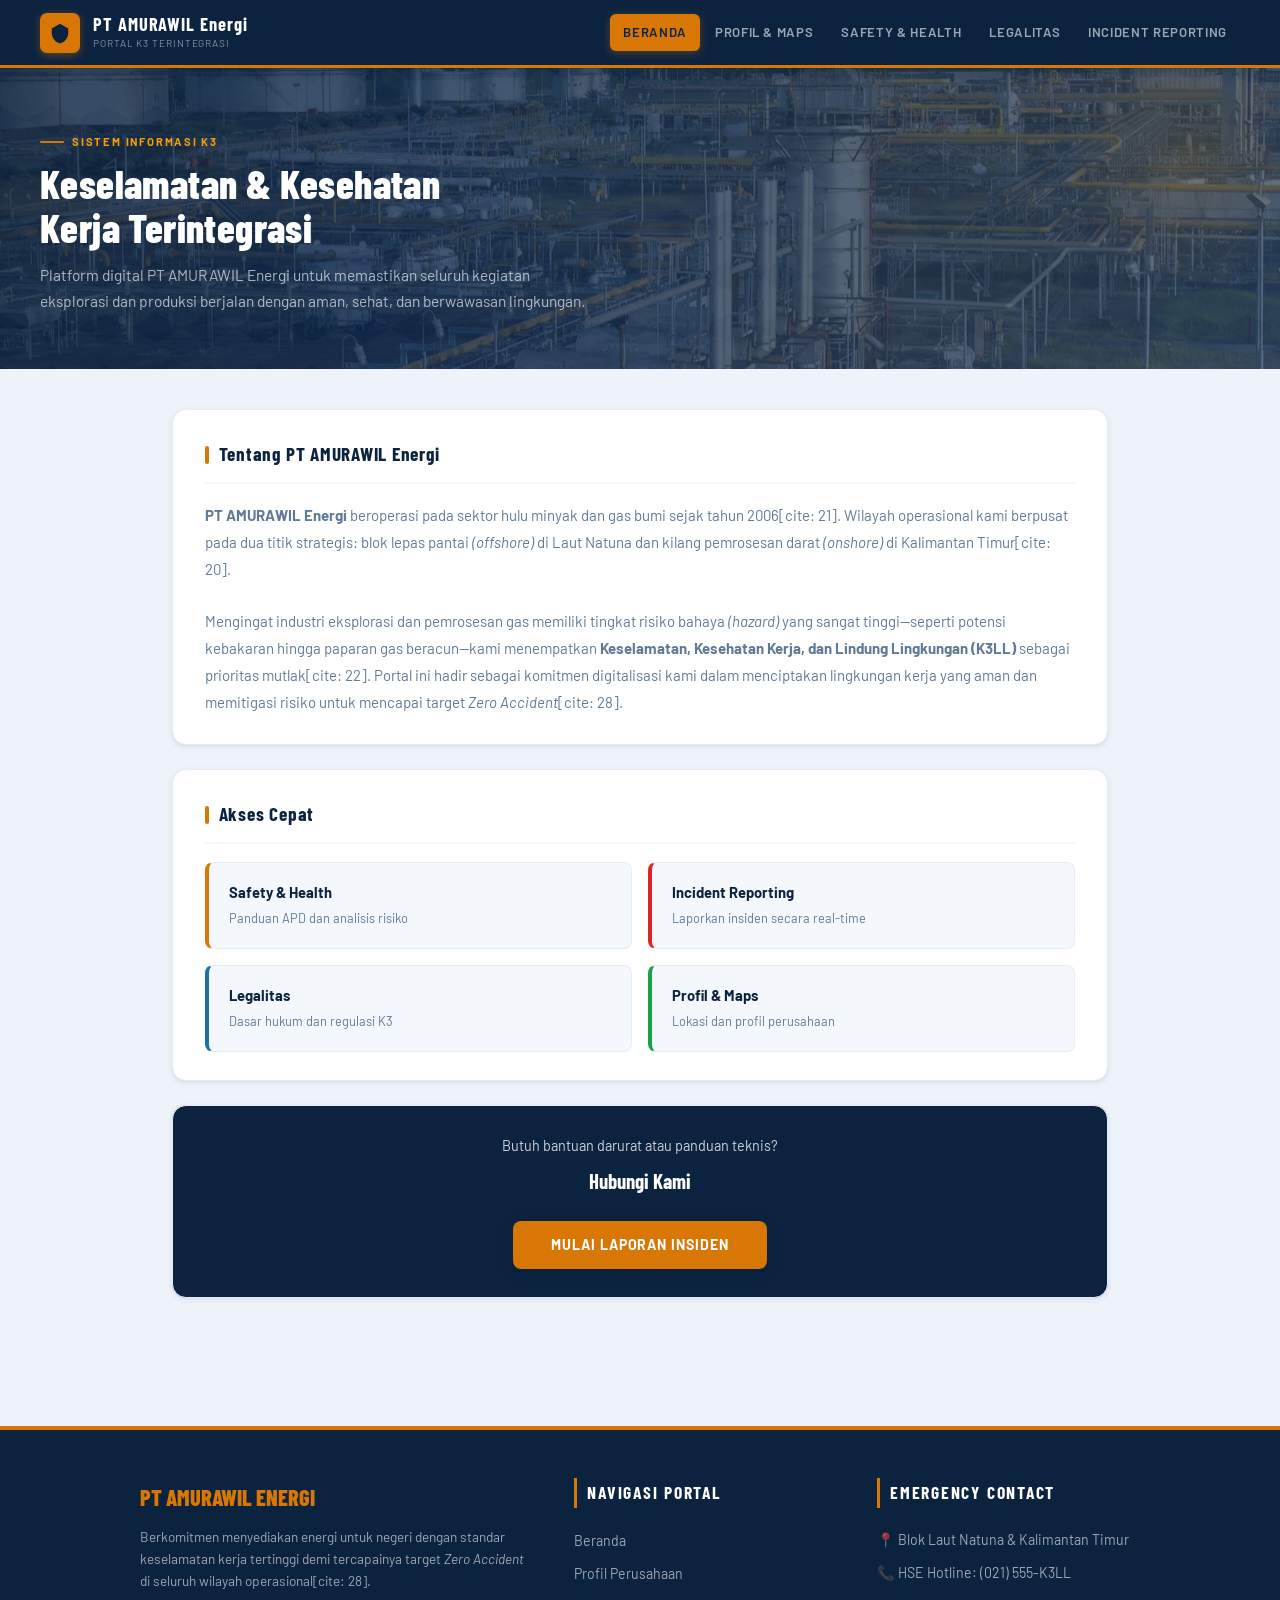
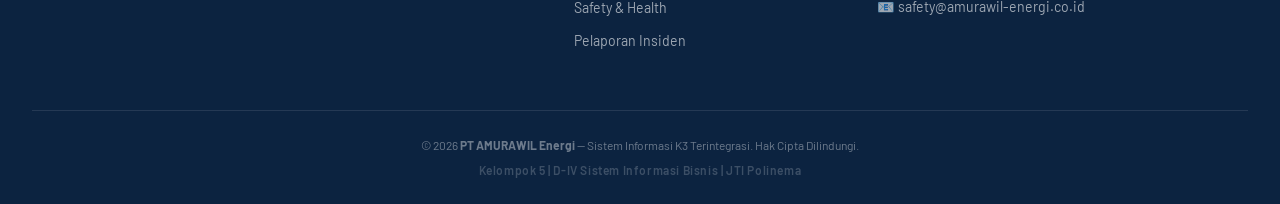
<file: index.html>
<!DOCTYPE html>
<html lang="id">
<head>
    <meta charset="UTF-8">
    <meta name="viewport" content="width=device-width, initial-scale=1.0">
    <title>Beranda — Portal K3 PT AMURAWIL Energi</title>
    <link href="https://fonts.googleapis.com/css2?family=Barlow:wght@400;500;600;700&family=Barlow+Condensed:wght@600;700;800&display=swap" rel="stylesheet">
    <link rel="stylesheet" href="style.css">
</head>
<body>

<header>
    <a class="logo-block" href="index.html">
        <div class="logo-icon">
            <svg viewBox="0 0 24 24" fill="none"><path d="M12 2L3 7v5c0 5.25 3.75 10.15 9 11.35C17.25 22.15 21 17.25 21 12V7L12 2z" fill="#0C2340"/><path d="M10 17l-4-4 1.4-1.4L10 14.2l6.6-6.6L18 9l-8 8z" fill="#0C2340"/></svg>
        </div>
        <div class="logo-text">
            <div class="brand">PT AMURAWIL Energi</div>
            <div class="sub">Portal K3 Terintegrasi</div>
        </div>
    </a>
    <nav>
        <a href="index.html" class="active">Beranda</a>
        <a href="profil.html">Profil &amp; Maps</a>
        <a href="safety.html">Safety &amp; Health</a>
        <a href="legal.html">Legalitas</a>
        <a href="reporting.html">Incident Reporting</a>
    </nav>
</header>

<div class="page-hero">
    <div class="hero-label">Sistem Informasi K3</div>
    <h2>Keselamatan &amp; Kesehatan<br>Kerja Terintegrasi</h2>
    <p>Platform digital PT AMURAWIL Energi untuk memastikan seluruh kegiatan eksplorasi dan produksi berjalan dengan aman, sehat, dan berwawasan lingkungan.</p>
</div>

<div class="content">
    <div class="card">
        <h3>Tentang PT AMURAWIL Energi</h3>
        <p style="line-height:1.8; color:var(--text-muted);"><strong>PT AMURAWIL Energi</strong> beroperasi pada sektor hulu minyak dan gas bumi sejak tahun 2006[cite: 21]. Wilayah operasional kami berpusat pada dua titik strategis: blok lepas pantai <em>(offshore)</em> di Laut Natuna dan kilang pemrosesan darat <em>(onshore)</em> di Kalimantan Timur[cite: 20].</p>
        <br>
        <p style="line-height:1.8; color:var(--text-muted);">Mengingat industri eksplorasi dan pemrosesan gas memiliki tingkat risiko bahaya <em>(hazard)</em> yang sangat tinggi—seperti potensi kebakaran hingga paparan gas beracun—kami menempatkan <strong>Keselamatan, Kesehatan Kerja, dan Lindung Lingkungan (K3LL)</strong> sebagai prioritas mutlak[cite: 22]. Portal ini hadir sebagai komitmen digitalisasi kami dalam menciptakan lingkungan kerja yang aman dan memitigasi risiko untuk mencapai target <em>Zero Accident</em>[cite: 28].</p>
    </div>

    <div class="card">
        <h3>Akses Cepat</h3>
        <div class="quick-grid">
            <a href="safety.html" class="quick-link">
                <div class="ql-title">Safety &amp; Health</div>
                <div class="ql-desc">Panduan APD dan analisis risiko</div>
            </a>
            <a href="reporting.html" class="quick-link red">
                <div class="ql-title">Incident Reporting</div>
                <div class="ql-desc">Laporkan insiden secara real-time</div>
            </a>
            <a href="legal.html" class="quick-link blue">
                <div class="ql-title">Legalitas</div>
                <div class="ql-desc">Dasar hukum dan regulasi K3</div>
            </a>
            <a href="profil.html" class="quick-link green">
                <div class="ql-title">Profil &amp; Maps</div>
                <div class="ql-desc">Lokasi dan profil perusahaan</div>
            </a>
        </div>
    </div>

    <div class="card" style="text-align: center; background: var(--navy); color: white;">
        <p style="font-size: 0.9rem; opacity: 0.8;">Butuh bantuan darurat atau panduan teknis?</p>
        <h4 style="font-family: 'Barlow Condensed'; font-size: 1.3rem; margin: 5px 0 15px;">Hubungi Kami</h4>
        <a href="reporting.html" class="submit-btn" style="background: var(--gold); text-decoration: none; display: inline-block;">Mulai Laporan Insiden</a>
    </div>

</div> <footer>
    <div class="footer-container">
        <div class="footer-brand">
            <span class="f-logo">PT AMURAWIL ENERGI</span>
            <p>Berkomitmen menyediakan energi untuk negeri dengan standar keselamatan kerja tertinggi demi tercapainya target <em>Zero Accident</em> di seluruh wilayah operasional[cite: 28].</p>
        </div>

        <div class="footer-links">
            <h4>Navigasi Portal</h4>
            <ul>
                <li><a href="index.html">Beranda</a></li>
                <li><a href="profil.html">Profil Perusahaan</a></li>
                <li><a href="safety.html">Safety & Health</a></li>
                <li><a href="reporting.html">Pelaporan Insiden</a></li>
            </ul>
        </div>

        <div class="footer-contact">
            <h4>Emergency Contact</h4>
            <p>📍 Blok Laut Natuna & Kalimantan Timur </p>
            <p>📞 HSE Hotline: (021) 555-K3LL</p>
            <p>📧 safety@amurawil-energi.co.id</p>
        </div>
    </div>

    <div class="footer-bottom">
        <p>&copy; 2026 <strong>PT AMURAWIL Energi</strong> — Sistem Informasi K3 Terintegrasi. Hak Cipta Dilindungi.</p>
        <p class="footer-credit">Kelompok 5 | D-IV Sistem Informasi Bisnis | JTI Polinema</p>
    </div>
</footer>

</body>
</html>
</file>
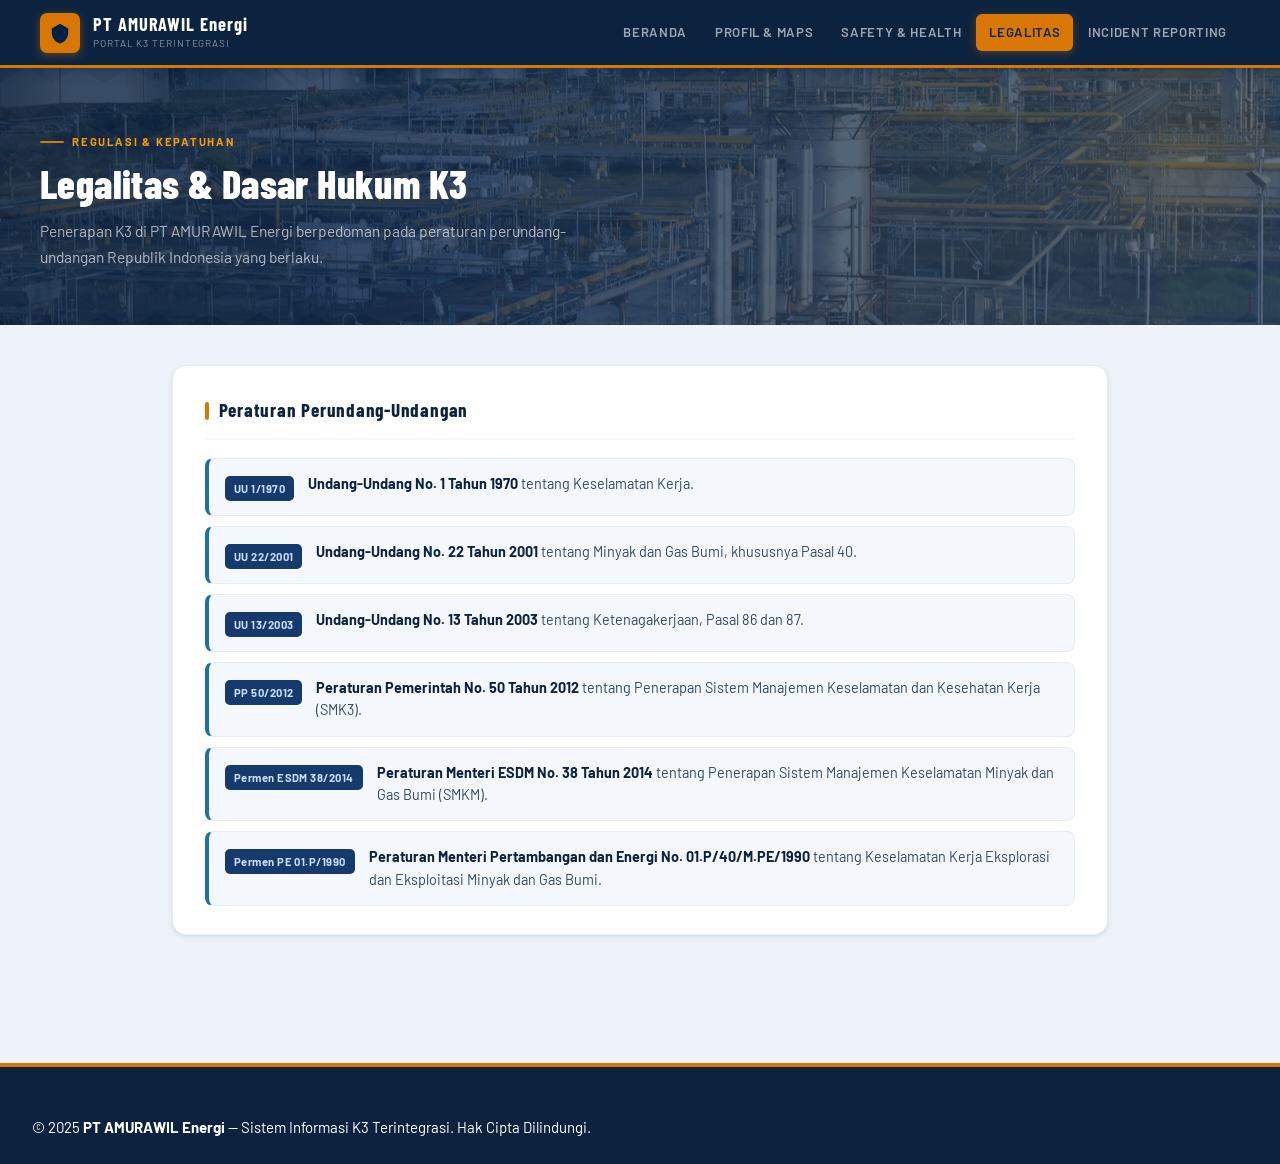
<file: legal.html>
<!DOCTYPE html>
<html lang="id">
<head>
    <meta charset="UTF-8">
    <meta name="viewport" content="width=device-width, initial-scale=1.0">
    <title>Legalitas — Portal K3 PT AMURAWIL Energi</title>
    <link href="https://fonts.googleapis.com/css2?family=Barlow:wght@400;500;600;700&family=Barlow+Condensed:wght@600;700;800&display=swap" rel="stylesheet">
    <link rel="stylesheet" href="style.css">
</head>
<body>

<header>
    <a class="logo-block" href="index.html">
        <div class="logo-icon">
            <svg viewBox="0 0 24 24" fill="none"><path d="M12 2L3 7v5c0 5.25 3.75 10.15 9 11.35C17.25 22.15 21 17.25 21 12V7L12 2z" fill="#002147"/><path d="M10 17l-4-4 1.4-1.4L10 14.2l6.6-6.6L18 9l-8 8z" fill="#002147"/></svg>
        </div>
        <div class="logo-text">
            <div class="brand">PT AMURAWIL Energi</div>
            <div class="sub">Portal K3 Terintegrasi</div>
        </div>
    </a>
    <nav>
        <a href="index.html">Beranda</a>
        <a href="profil.html">Profil &amp; Maps</a>
        <a href="safety.html">Safety &amp; Health</a>
        <a href="legal.html" class="active">Legalitas</a>
        <a href="reporting.html">Incident Reporting</a>
    </nav>
</header>

<div class="page-hero">
    <div class="hero-label">Regulasi &amp; Kepatuhan</div>
    <h2>Legalitas &amp; Dasar Hukum K3</h2>
    <p>Penerapan K3 di PT AMURAWIL Energi berpedoman pada peraturan perundang-undangan Republik Indonesia yang berlaku.</p>
</div>

<div class="content">
    <div class="card">
        <h3>Peraturan Perundang-Undangan</h3>
        <ul class="law-list">
            <li>
                <span class="law-num">UU 1/1970</span>
                <span class="law-text"><strong>Undang-Undang No. 1 Tahun 1970</strong> tentang Keselamatan Kerja.</span>
            </li>
            <li>
                <span class="law-num">UU 22/2001</span>
                <span class="law-text"><strong>Undang-Undang No. 22 Tahun 2001</strong> tentang Minyak dan Gas Bumi, khususnya Pasal 40.</span>
            </li>
            <li>
                <span class="law-num">UU 13/2003</span>
                <span class="law-text"><strong>Undang-Undang No. 13 Tahun 2003</strong> tentang Ketenagakerjaan, Pasal 86 dan 87.</span>
            </li>
            <li>
                <span class="law-num">PP 50/2012</span>
                <span class="law-text"><strong>Peraturan Pemerintah No. 50 Tahun 2012</strong> tentang Penerapan Sistem Manajemen Keselamatan dan Kesehatan Kerja (SMK3).</span>
            </li>
            <li>
                <span class="law-num">Permen ESDM 38/2014</span>
                <span class="law-text"><strong>Peraturan Menteri ESDM No. 38 Tahun 2014</strong> tentang Penerapan Sistem Manajemen Keselamatan Minyak dan Gas Bumi (SMKM).</span>
            </li>
            <li>
                <span class="law-num">Permen PE 01.P/1990</span>
                <span class="law-text"><strong>Peraturan Menteri Pertambangan dan Energi No. 01.P/40/M.PE/1990</strong> tentang Keselamatan Kerja Eksplorasi dan Eksploitasi Minyak dan Gas Bumi.</span>
            </li>
        </ul>
    </div>
</div>

<footer>
    <p>&copy; 2025 <strong>PT AMURAWIL Energi</strong> — Sistem Informasi K3 Terintegrasi. Hak Cipta Dilindungi.</p>
</footer>

</body>
</html>
</file>
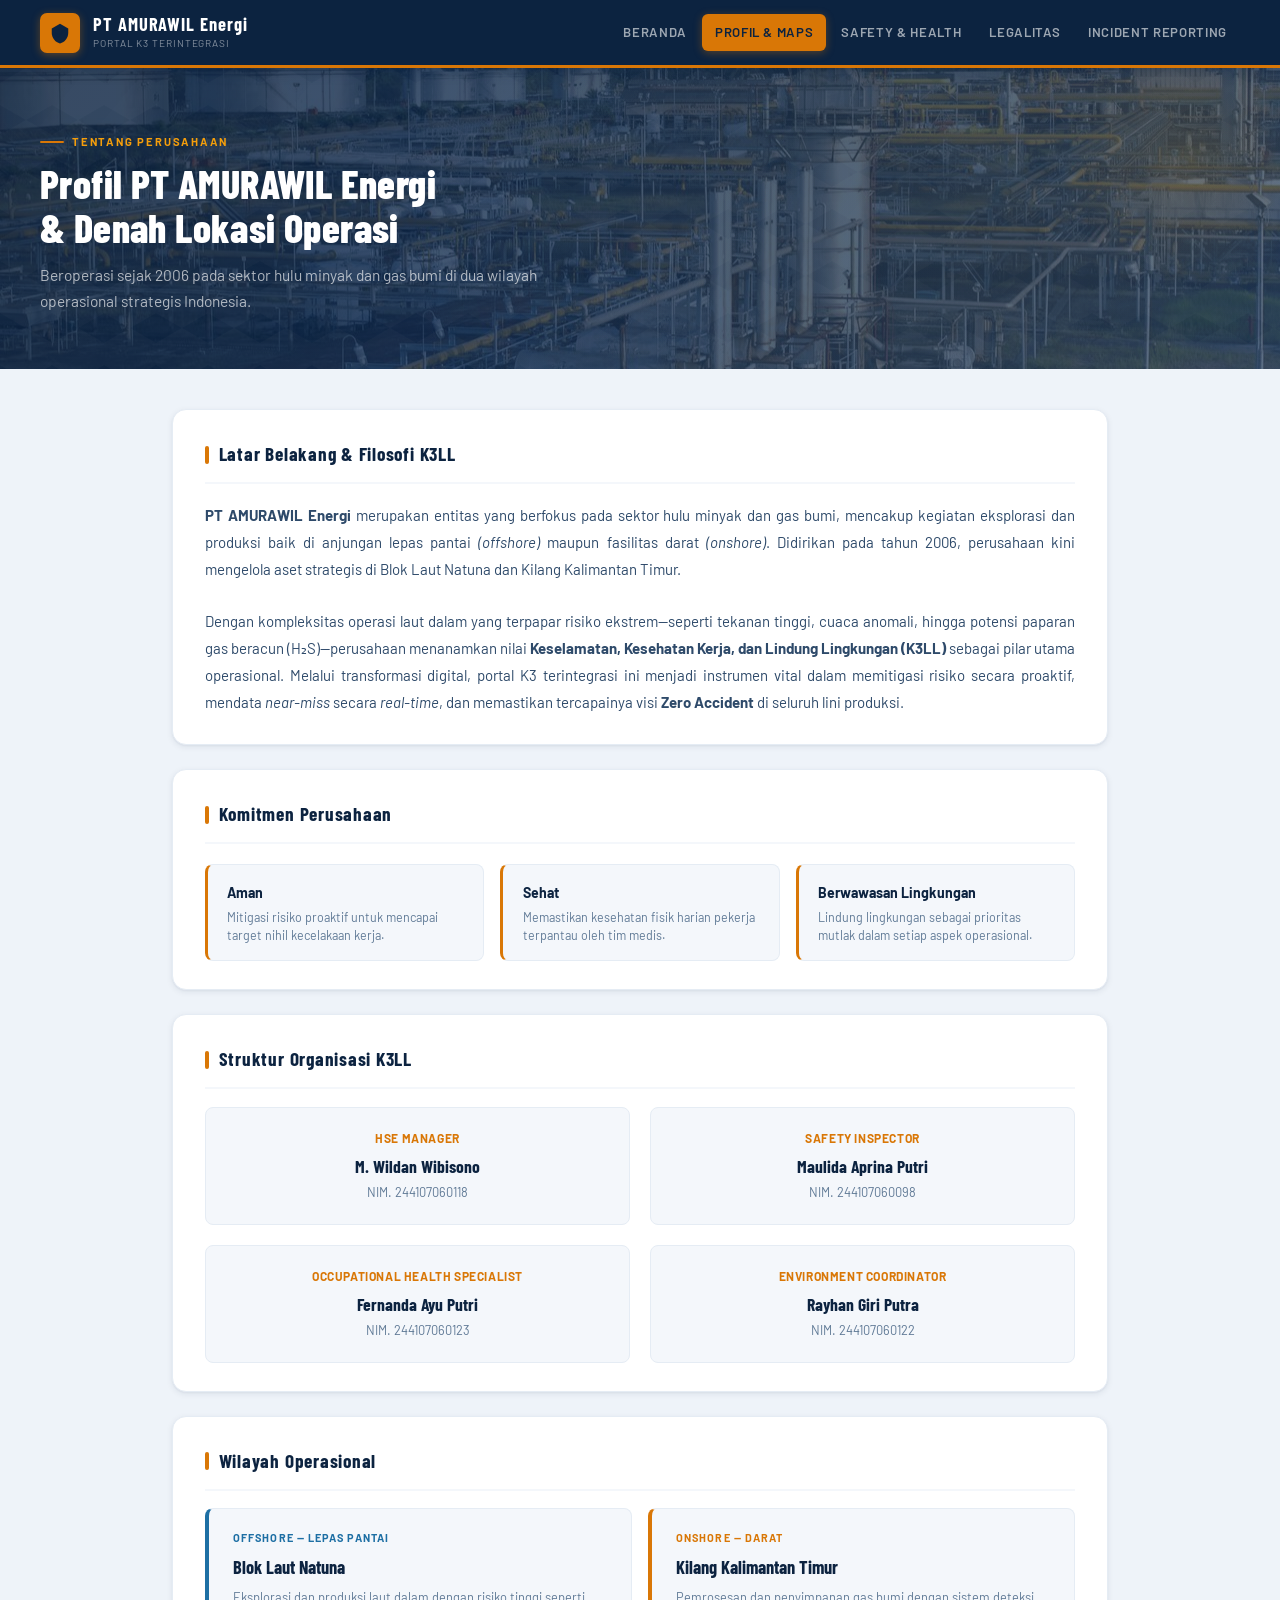
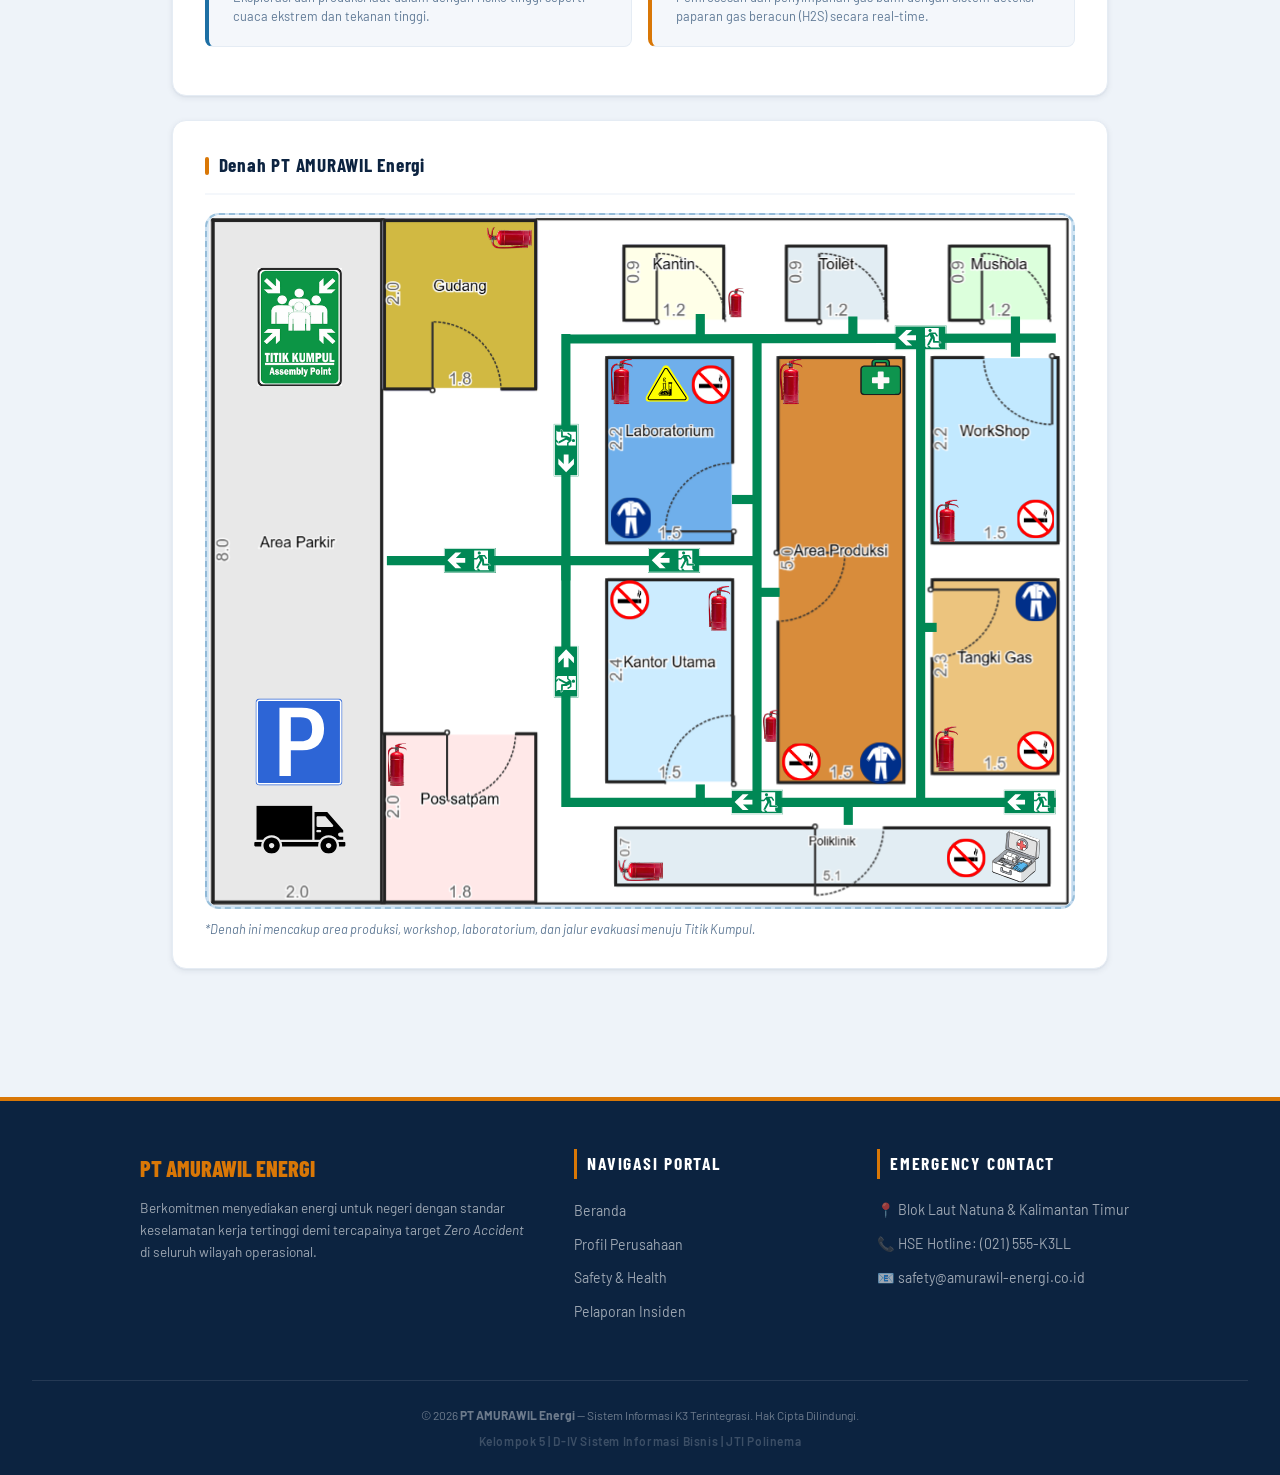
<file: profil.html>
<!DOCTYPE html>
<html lang="id">
<head>
    <meta charset="UTF-8">
    <meta name="viewport" content="width=device-width, initial-scale=1.0">
    <title>Profil &amp; Maps — Portal K3 PT AMURAWIL Energi</title>
    <link href="https://fonts.googleapis.com/css2?family=Barlow:wght@400;500;600;700&family=Barlow+Condensed:wght@600;700;800&display=swap" rel="stylesheet">
    <link rel="stylesheet" href="style.css">
</head>
<body>

<header>
    <a class="logo-block" href="index.html">
        <div class="logo-icon">
            <svg viewBox="0 0 24 24" fill="none">
                <path d="M12 2L3 7v5c0 5.25 3.75 10.15 9 11.35C17.25 22.15 21 17.25 21 12V7L12 2z" fill="#0C2340"/>
                <path d="M10 17l-4-4 1.4-1.4L10 14.2l6.6-6.6L18 9l-8 8z" fill="#0C2340"/>
            </svg>
        </div>
        <div class="logo-text">
            <div class="brand">PT AMURAWIL Energi</div>
            <div class="sub">Portal K3 Terintegrasi</div>
        </div>
    </a>
    <nav>
        <a href="index.html">Beranda</a>
        <a href="profil.html" class="active">Profil &amp; Maps</a>
        <a href="safety.html">Safety &amp; Health</a>
        <a href="legal.html">Legalitas</a>
        <a href="reporting.html">Incident Reporting</a>
    </nav>
</header>

<div class="page-hero">
    <div class="hero-label">Tentang Perusahaan</div>
    <h2>Profil PT AMURAWIL Energi<br>&amp; Denah Lokasi Operasi</h2>
    <p>Beroperasi sejak 2006 pada sektor hulu minyak dan gas bumi di dua wilayah operasional strategis Indonesia.</p>
</div>

<div class="content">

    <div class="card">
        <h3>Latar Belakang & Filosofi K3LL</h3>
        <p style="line-height:1.8; color:var(--text-mid); text-align: justify;">
            <strong>PT AMURAWIL Energi</strong> merupakan entitas yang berfokus pada sektor hulu minyak dan gas bumi, mencakup kegiatan eksplorasi dan produksi baik di anjungan lepas pantai <em>(offshore)</em> maupun fasilitas darat <em>(onshore)</em>. Didirikan pada tahun 2006, perusahaan kini mengelola aset strategis di Blok Laut Natuna dan Kilang Kalimantan Timur. 
        </p>
        <br>
        <p style="line-height:1.8; color:var(--text-mid); text-align: justify;">
            Dengan kompleksitas operasi laut dalam yang terpapar risiko ekstrem—seperti tekanan tinggi, cuaca anomali, hingga potensi paparan gas beracun (H₂S)—perusahaan menanamkan nilai <strong>Keselamatan, Kesehatan Kerja, dan Lindung Lingkungan (K3LL)</strong> sebagai pilar utama operasional. Melalui transformasi digital, portal K3 terintegrasi ini menjadi instrumen vital dalam memitigasi risiko secara proaktif, mendata <em>near-miss</em> secara <em>real-time</em>, dan memastikan tercapainya visi <strong>Zero Accident</strong> di seluruh lini produksi.
        </p>
    </div>

    <div class="card">
        <h3>Komitmen Perusahaan</h3>
        <div class="komitmen-highlight">
            <div class="kom-item">
                <div class="kom-title">Aman</div>
                <div class="kom-desc">Mitigasi risiko proaktif untuk mencapai target nihil kecelakaan kerja.</div>
            </div>
            <div class="kom-item">
                <div class="kom-title">Sehat</div>
                <div class="kom-desc">Memastikan kesehatan fisik harian pekerja terpantau oleh tim medis.</div>
            </div>
            <div class="kom-item">
                <div class="kom-title">Berwawasan Lingkungan</div>
                <div class="kom-desc">Lindung lingkungan sebagai prioritas mutlak dalam setiap aspek operasional.</div>
            </div>
        </div>
    </div>

    <div class="card">
        <h3>Struktur Organisasi K3LL</h3>
        <div class="team-grid">
            <div class="team-item">
                <div class="member-role">HSE Manager</div>
                <div class="member-name">M. Wildan Wibisono</div> 
                <div class="member-id">NIM. 244107060118</div> 
            </div>
            <div class="team-item">
                <div class="member-role">Safety Inspector</div>
                <div class="member-name">Maulida Aprina Putri</div> 
                <div class="member-id">NIM. 244107060098</div> 
            </div>
            <div class="team-item">
                <div class="member-role">Occupational Health Specialist</div>
                <div class="member-name">Fernanda Ayu Putri</div> 
                <div class="member-id">NIM. 244107060123</div> 
            </div>
            <div class="team-item">
                <div class="member-role">Environment Coordinator</div>
                <div class="member-name">Rayhan Giri Putra</div> 
                <div class="member-id">NIM. 244107060122</div> 
            </div>
        </div>
    </div>

    <div class="card">
        <h3>Wilayah Operasional</h3>
        <div class="wilayah-grid">
            <div class="wilayah-card offshore">
                <div class="wilayah-type">Offshore — Lepas Pantai</div>
                <div class="wilayah-name">Blok Laut Natuna</div>
                <div class="wilayah-desc">Eksplorasi dan produksi laut dalam dengan risiko tinggi seperti cuaca ekstrem dan tekanan tinggi.</div>
            </div>
            <div class="wilayah-card onshore">
                <div class="wilayah-type">Onshore — Darat</div>
                <div class="wilayah-name">Kilang Kalimantan Timur</div>
                <div class="wilayah-desc">Pemrosesan dan penyimpanan gas bumi dengan sistem deteksi paparan gas beracun (H2S) secara real-time.</div>
            </div>
        </div>
    </div>

    <div class="card">
        <h3>Denah PT AMURAWIL Energi</h3>
        <div class="denah-wrap">
            <img src="assets/1.svg" alt="Denah Lokasi dan Jalur Evakuasi PT AMURAWIL Energi">
        </div>
        <p style="font-size: 0.8rem; color: var(--text-muted); margin-top: 10px; font-style: italic;">
            *Denah ini mencakup area produksi, workshop, laboratorium, dan jalur evakuasi menuju Titik Kumpul.
        </p>
    </div>

</div>

<footer>
    <div class="footer-container">
        <div class="footer-brand">
            <span class="f-logo">PT AMURAWIL ENERGI</span>
            <p>Berkomitmen menyediakan energi untuk negeri dengan standar keselamatan kerja tertinggi demi tercapainya target <em>Zero Accident</em> di seluruh wilayah operasional.</p>
        </div>

        <div class="footer-links">
            <h4>Navigasi Portal</h4>
            <ul>
                <li><a href="index.html">Beranda</a></li>
                <li><a href="profil.html">Profil Perusahaan</a></li>
                <li><a href="safety.html">Safety & Health</a></li>
                <li><a href="reporting.html">Pelaporan Insiden</a></li>
            </ul>
        </div>

        <div class="footer-contact">
            <h4>Emergency Contact</h4>
            <p>📍 Blok Laut Natuna & Kalimantan Timur </p>
            <p>📞 HSE Hotline: (021) 555-K3LL</p>
            <p>📧 safety@amurawil-energi.co.id</p>
        </div>
    </div>

    <div class="footer-bottom">
        <p>&copy; 2026 <strong>PT AMURAWIL Energi</strong> — Sistem Informasi K3 Terintegrasi. Hak Cipta Dilindungi.</p>
        <p class="footer-credit">Kelompok 5 | D-IV Sistem Informasi Bisnis | JTI Polinema</p>
    </div>
</footer>

</body>
</html>
</file>
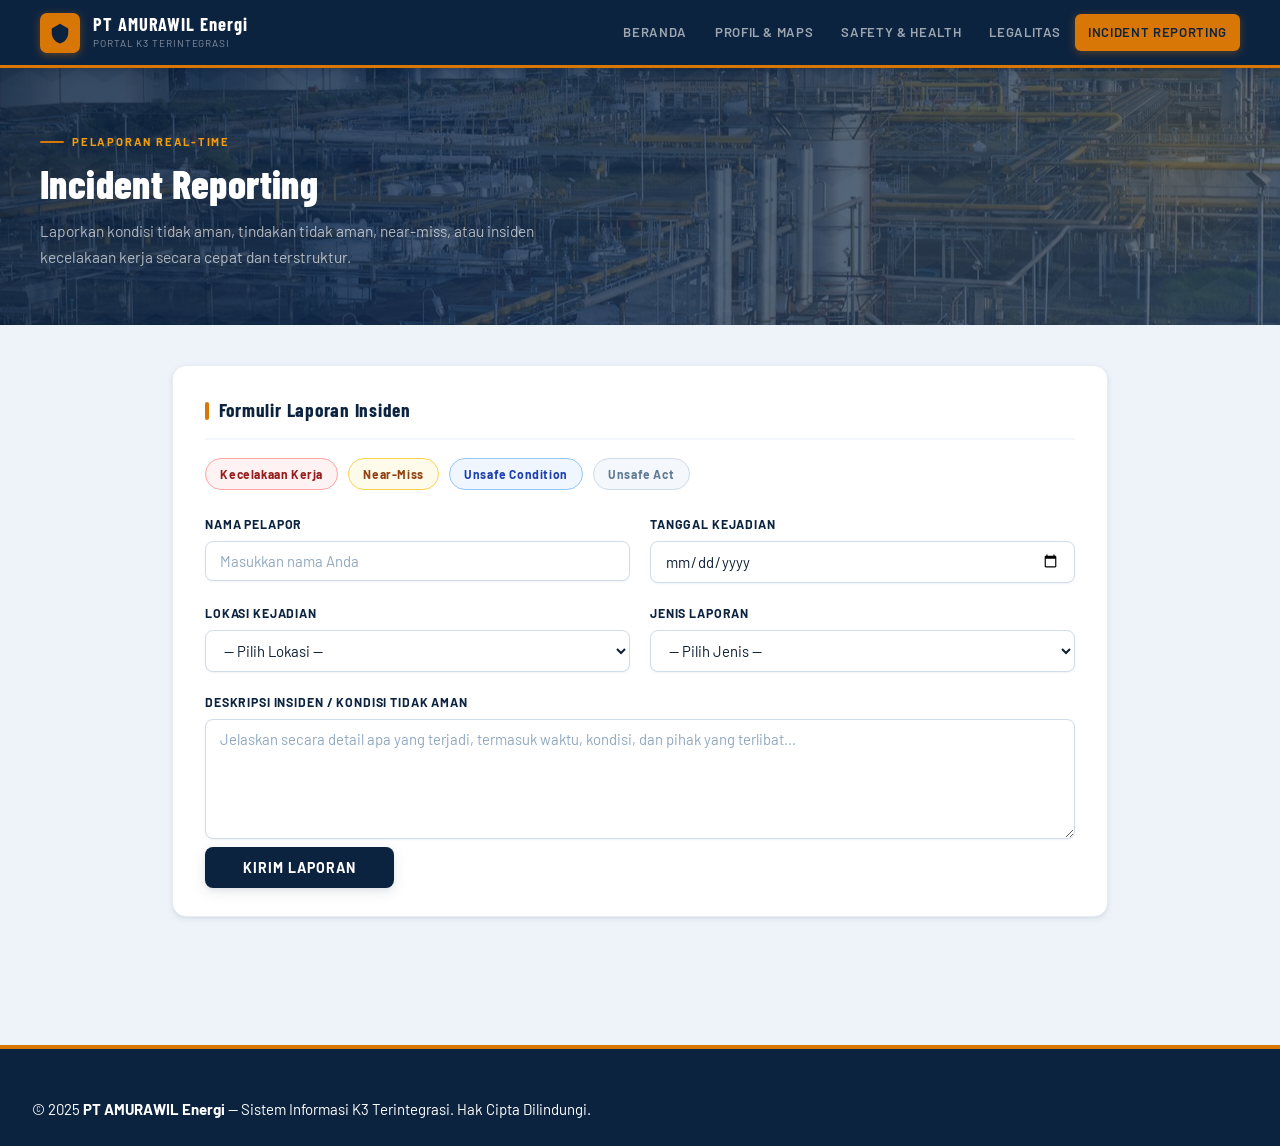
<file: reporting.html>
<!DOCTYPE html>
<html lang="id">
<head>
    <meta charset="UTF-8">
    <meta name="viewport" content="width=device-width, initial-scale=1.0">
    <title>Incident Reporting — Portal K3 PT AMURAWIL Energi</title>
    <link href="https://fonts.googleapis.com/css2?family=Barlow:wght@400;500;600;700&family=Barlow+Condensed:wght@600;700;800&display=swap" rel="stylesheet">
    <link rel="stylesheet" href="style.css">
</head>
<body>

<header>
    <a class="logo-block" href="index.html">
        <div class="logo-icon">
            <svg viewBox="0 0 24 24" fill="none"><path d="M12 2L3 7v5c0 5.25 3.75 10.15 9 11.35C17.25 22.15 21 17.25 21 12V7L12 2z" fill="#0C2340"/><path d="M10 17l-4-4 1.4-1.4L10 14.2l6.6-6.6L18 9l-8 8z" fill="#0C2340"/></svg>
        </div>
        <div class="logo-text">
            <div class="brand">PT AMURAWIL Energi</div>
            <div class="sub">Portal K3 Terintegrasi</div>
        </div>
    </a>
    <nav>
        <a href="index.html">Beranda</a>
        <a href="profil.html">Profil &amp; Maps</a>
        <a href="safety.html">Safety &amp; Health</a>
        <a href="legal.html">Legalitas</a>
        <a href="reporting.html" class="active">Incident Reporting</a>
    </nav>
</header>

<div class="page-hero">
    <div class="hero-label">Pelaporan Real-Time</div>
    <h2>Incident Reporting</h2>
    <p>Laporkan kondisi tidak aman, tindakan tidak aman, near-miss, atau insiden kecelakaan kerja secara cepat dan terstruktur.</p>
</div>

<div class="content">
    <div class="card">
        <h3>Formulir Laporan Insiden</h3>
        <div class="incident-types">
            <span class="badge danger">Kecelakaan Kerja</span>
            <span class="badge warning">Near-Miss</span>
            <span class="badge info">Unsafe Condition</span>
            <span class="badge muted">Unsafe Act</span>
        </div>
        <div class="form-grid">
            <div class="form-group">
                <label for="nama">Nama Pelapor</label>
                <input type="text" id="nama" placeholder="Masukkan nama Anda">
            </div>
            <div class="form-group">
                <label for="tanggal">Tanggal Kejadian</label>
                <input type="date" id="tanggal">
            </div>
            <div class="form-group">
                <label for="lokasi">Lokasi Kejadian</label>
                <select id="lokasi">
                    <option value="">— Pilih Lokasi —</option>
                    <option>Area Produksi</option>
                    <option>Tangki Gas</option>
                    <option>Laboratorium</option>
                    <option>Workshop</option>
                    <option>Gudang</option>
                    <option>Lainnya</option>
                </select>
            </div>
            <div class="form-group">
                <label for="jenis">Jenis Laporan</label>
                <select id="jenis">
                    <option value="">— Pilih Jenis —</option>
                    <option>Unsafe Condition</option>
                    <option>Unsafe Act</option>
                    <option>Near-Miss</option>
                    <option>Kecelakaan Kerja</option>
                </select>
            </div>
            <div class="form-group full">
                <label for="deskripsi">Deskripsi Insiden / Kondisi Tidak Aman</label>
                <textarea id="deskripsi" placeholder="Jelaskan secara detail apa yang terjadi, termasuk waktu, kondisi, dan pihak yang terlibat..."></textarea>
            </div>
        </div>
        <button class="submit-btn" onclick="submitForm()">Kirim Laporan</button>
        <div class="toast" id="toast">&#10003; Laporan berhasil dikirim. Tim K3 akan segera menindaklanjuti.</div>
    </div>
</div>

<footer>
    <p>&copy; 2025 <strong>PT AMURAWIL Energi</strong> — Sistem Informasi K3 Terintegrasi. Hak Cipta Dilindungi.</p>
</footer>

<script>
function submitForm() {
    const nama = document.getElementById('nama').value.trim();
    const tanggal = document.getElementById('tanggal').value;
    const lokasi = document.getElementById('lokasi').value;
    const deskripsi = document.getElementById('deskripsi').value.trim();
    if (!nama || !tanggal || !lokasi || !deskripsi) {
        alert('Mohon lengkapi semua field yang wajib diisi.');
        return;
    }
    const toast = document.getElementById('toast');
    toast.classList.add('show');
    ['nama','tanggal','lokasi','jenis','deskripsi'].forEach(id => {
        document.getElementById(id).value = '';
    });
    setTimeout(() => toast.classList.remove('show'), 5000);
}
</script>

</body>
</html>
</file>
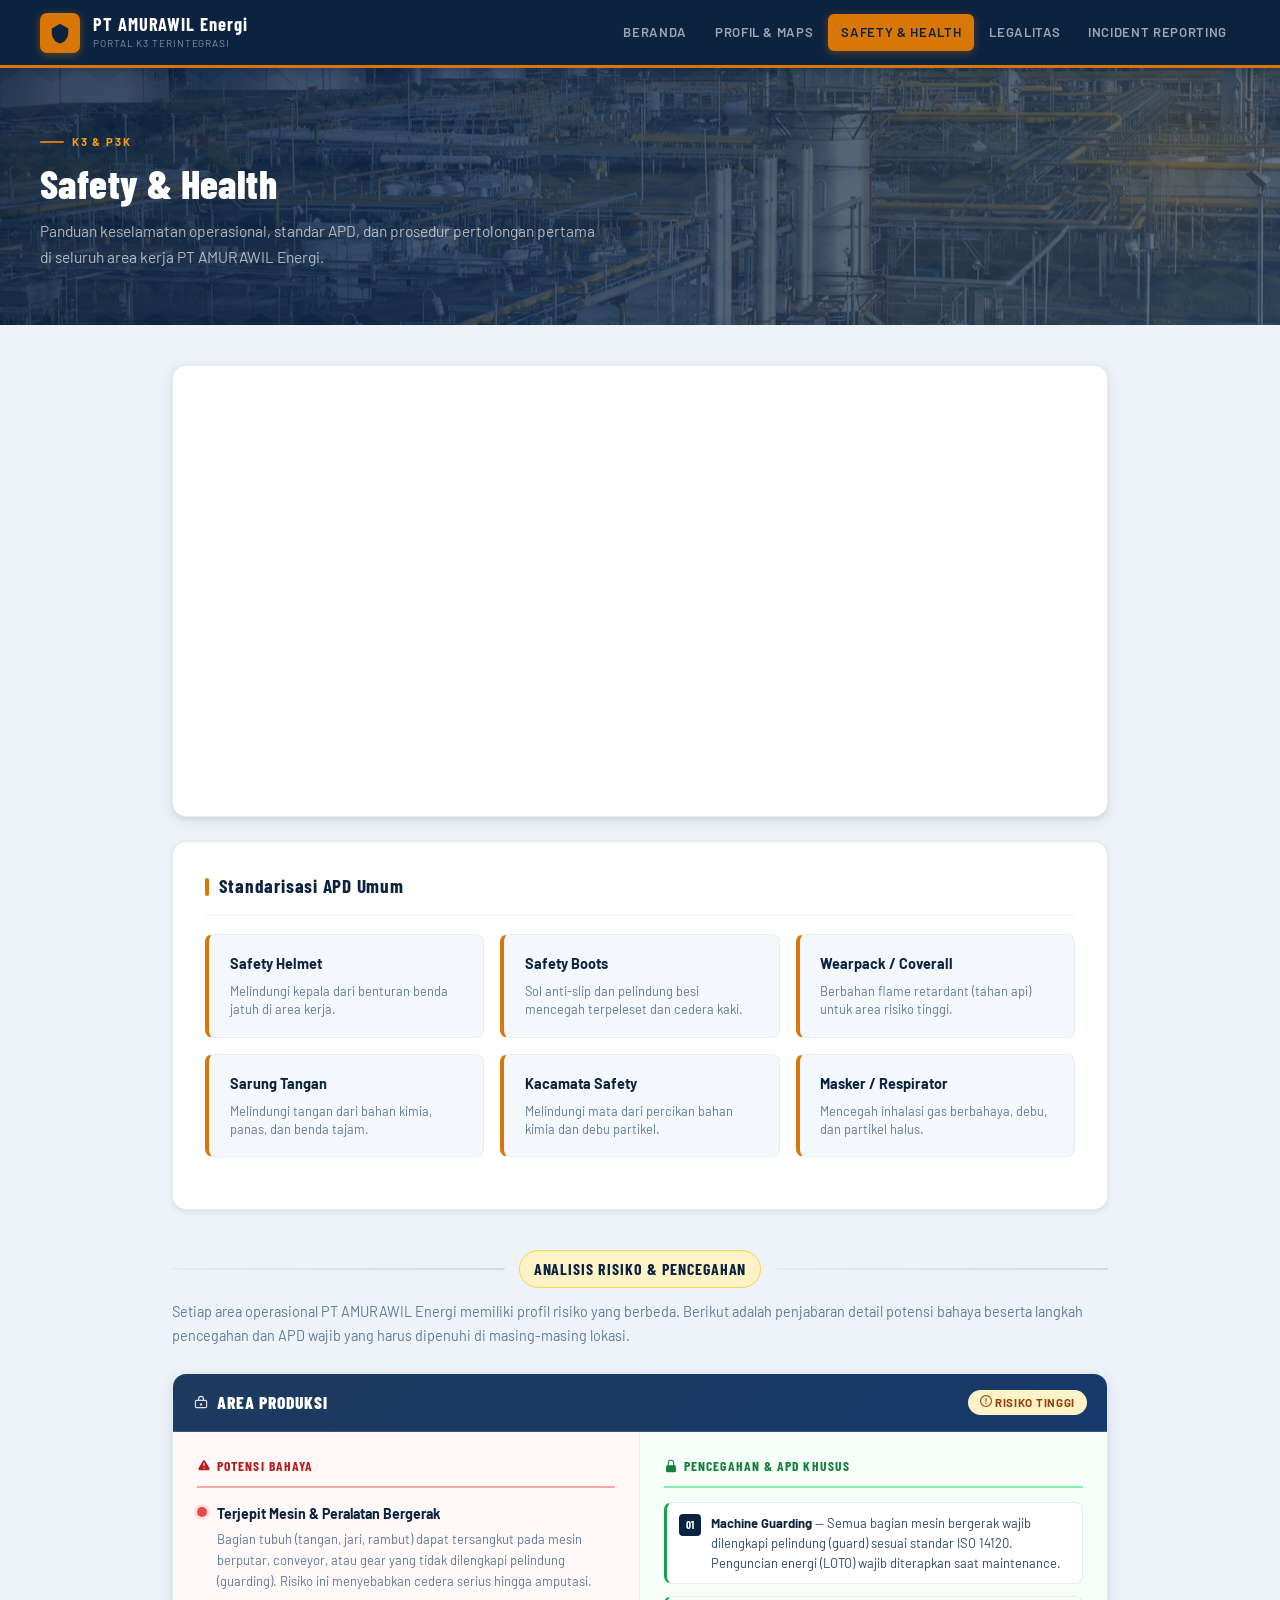
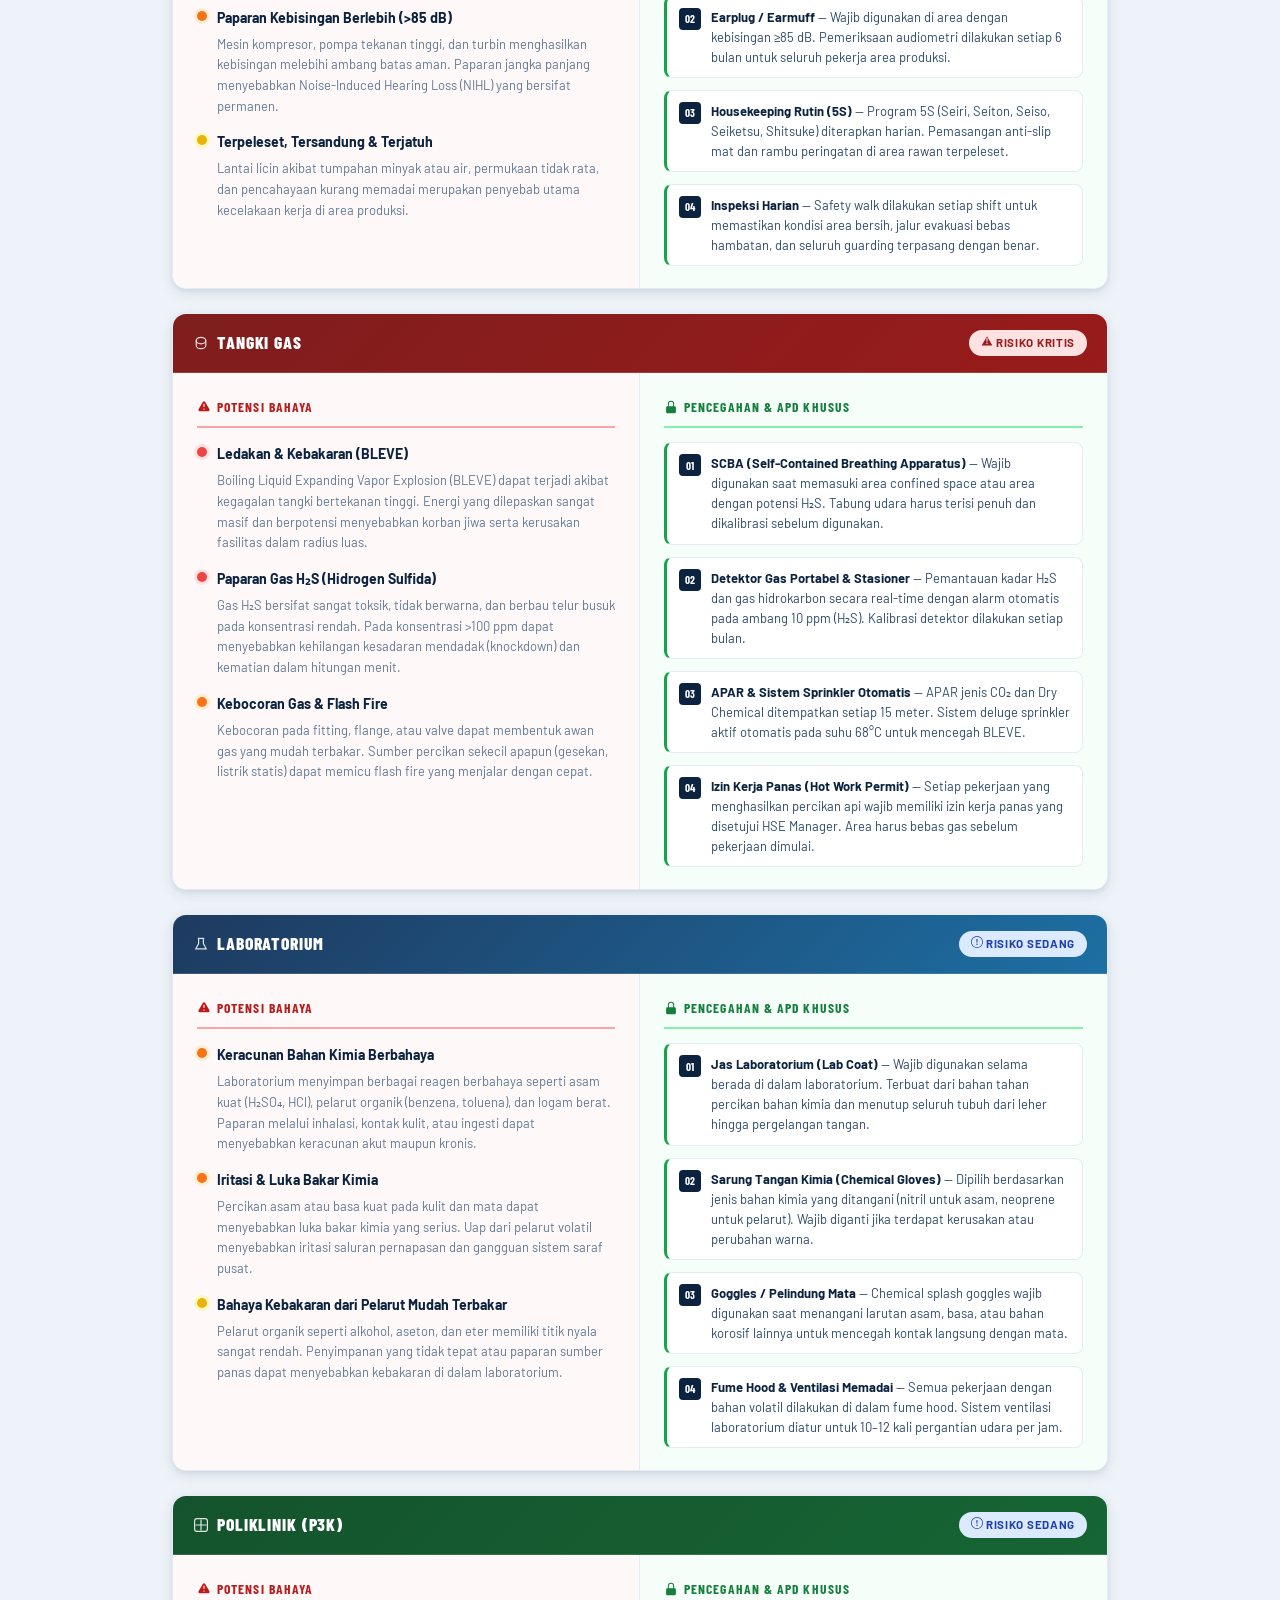
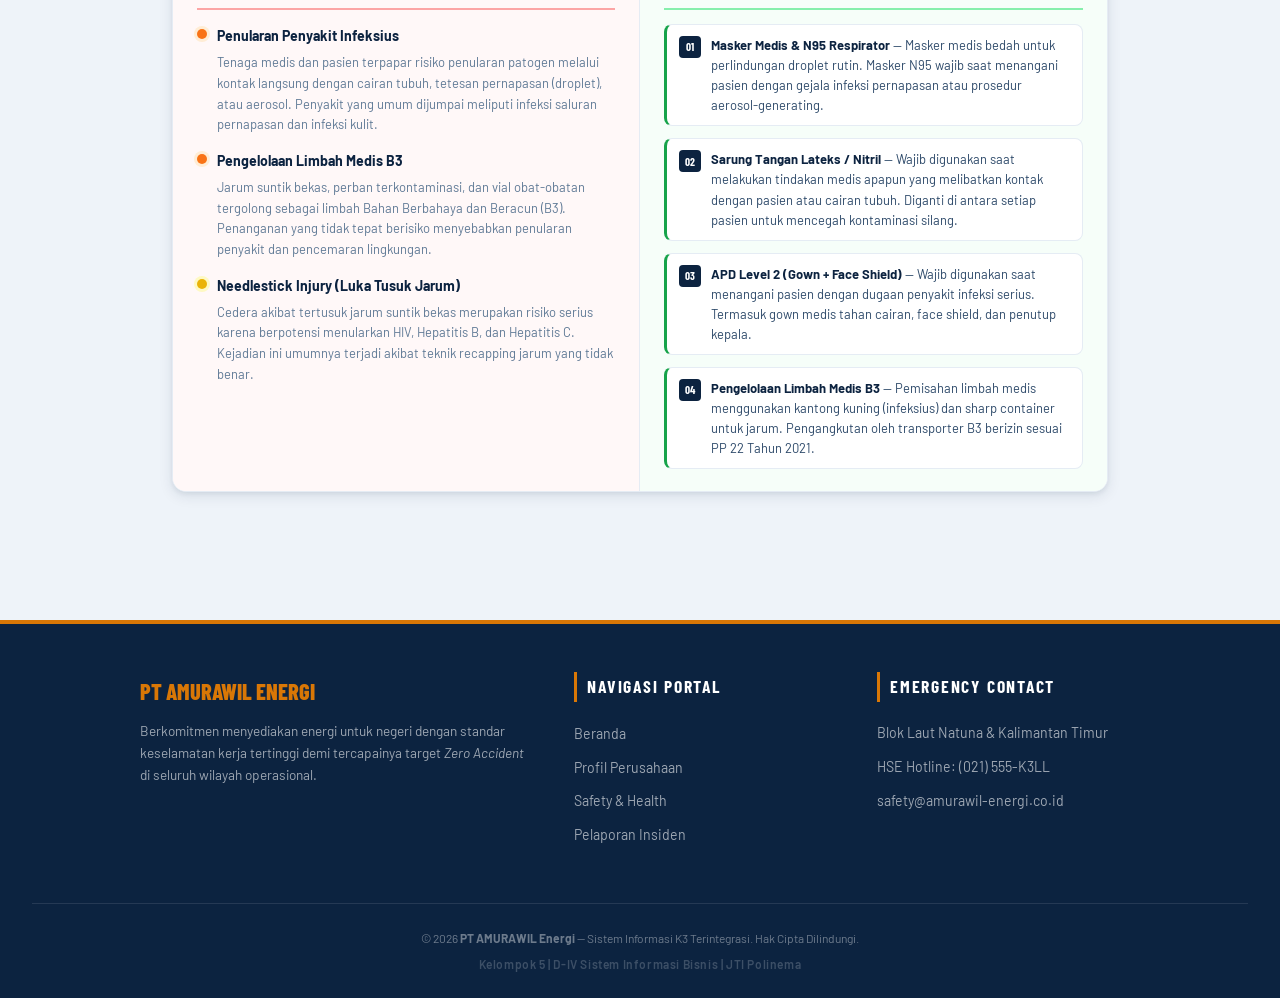
<file: safety.html>
<!DOCTYPE html>
<html lang="id">
<head>
    <meta charset="UTF-8">
    <meta name="viewport" content="width=device-width, initial-scale=1.0">
    <title>Safety &amp; Health — Portal K3 PT AMURAWIL Energi</title>
    <link href="https://fonts.googleapis.com/css2?family=Barlow:wght@400;500;600;700&family=Barlow+Condensed:wght@600;700;800&display=swap" rel="stylesheet">
    <link rel="stylesheet" href="style.css">
</head>
<body>

<header>
    <a class="logo-block" href="index.html">
        <div class="logo-icon">
            <svg viewBox="0 0 24 24" fill="none"><path d="M12 2L3 7v5c0 5.25 3.75 10.15 9 11.35C17.25 22.15 21 17.25 21 12V7L12 2z" fill="#0C2340"/><path d="M10 17l-4-4 1.4-1.4L10 14.2l6.6-6.6L18 9l-8 8z" fill="#0C2340"/></svg>
        </div>
        <div class="logo-text">
            <div class="brand">PT AMURAWIL Energi</div>
            <div class="sub">Portal K3 Terintegrasi</div>
        </div>
    </a>
    <nav>
        <a href="index.html">Beranda</a>
        <a href="profil.html">Profil &amp; Maps</a>
        <a href="safety.html" class="active">Safety &amp; Health</a>
        <a href="legal.html">Legalitas</a>
        <a href="reporting.html">Incident Reporting</a>
    </nav>
</header>

<div class="page-hero">
    <div class="hero-label">K3 &amp; P3K</div>
    <h2>Safety &amp; Health</h2>
    <p>Panduan keselamatan operasional, standar APD, dan prosedur pertolongan pertama di seluruh area kerja PT AMURAWIL Energi.</p>
</div>

<div class="content">

    <!-- VIDEO -->
    <div class="card" style="padding: 0; overflow: hidden; border-radius: var(--radius-lg); margin-bottom: 1.5rem; box-shadow: var(--shadow-md);">
        <iframe width="100%" height="450"
            src="https://www.youtube.com/embed/1LUAF7H-WTc"
            title="Video Panduan K3" frameborder="0"
            allow="accelerometer; autoplay; clipboard-write; encrypted-media; gyroscope; picture-in-picture"
            allowfullscreen style="display: block;"></iframe>
    </div>

    <!-- APD -->
    <div class="card">
        <h3>Standarisasi APD Umum</h3>
        <div class="apd-grid">
            <div class="apd-item">
                <div class="apd-name">Safety Helmet</div>
                <div class="apd-desc">Melindungi kepala dari benturan benda jatuh di area kerja.</div>
            </div>
            <div class="apd-item">
                <div class="apd-name">Safety Boots</div>
                <div class="apd-desc">Sol anti-slip dan pelindung besi mencegah terpeleset dan cedera kaki.</div>
            </div>
            <div class="apd-item">
                <div class="apd-name">Wearpack / Coverall</div>
                <div class="apd-desc">Berbahan flame retardant (tahan api) untuk area risiko tinggi.</div>
            </div>
            <div class="apd-item">
                <div class="apd-name">Sarung Tangan</div>
                <div class="apd-desc">Melindungi tangan dari bahan kimia, panas, dan benda tajam.</div>
            </div>
            <div class="apd-item">
                <div class="apd-name">Kacamata Safety</div>
                <div class="apd-desc">Melindungi mata dari percikan bahan kimia dan debu partikel.</div>
            </div>
            <div class="apd-item">
                <div class="apd-name">Masker / Respirator</div>
                <div class="apd-desc">Mencegah inhalasi gas berbahaya, debu, dan partikel halus.</div>
            </div>
        </div>
    </div>

    <!-- SECTION DIVIDER -->
    <div class="section-divider">
        <div class="section-divider-line"></div>
        <div class="section-divider-label">Analisis Risiko &amp; Pencegahan</div>
        <div class="section-divider-line"></div>
    </div>
    <p class="risk-intro">Setiap area operasional PT AMURAWIL Energi memiliki profil risiko yang berbeda. Berikut adalah penjabaran detail potensi bahaya beserta langkah pencegahan dan APD wajib yang harus dipenuhi di masing-masing lokasi.</p>

    <!-- RISK CARD 1: AREA PRODUKSI -->
    <div class="risk-card">
        <div class="risk-card-header prod">
            <div class="risk-loc-badge">
                <svg class="rc-icon" viewBox="0 0 20 20" fill="none" stroke="currentColor" stroke-width="1.5"><rect x="3" y="8" width="14" height="9" rx="1.5"/><path d="M7 8V6a3 3 0 016 0v2"/><circle cx="10" cy="13" r="1.5" fill="currentColor" stroke="none"/></svg>
                Area Produksi
            </div>
            <div class="risk-level high">
                <svg viewBox="0 0 16 16" fill="currentColor" width="12" height="12"><path d="M8 1.5a6.5 6.5 0 100 13 6.5 6.5 0 000-13zM0 8a8 8 0 1116 0A8 8 0 010 8zm9 3a1 1 0 11-2 0 1 1 0 012 0zM8 4a.75.75 0 01.75.75v3.5a.75.75 0 01-1.5 0v-3.5A.75.75 0 018 4z"/></svg>
                Risiko Tinggi
            </div>
        </div>
        <div class="risk-card-body">
            <div class="risk-col">
                <div class="risk-section-title danger">
                    <svg viewBox="0 0 20 20" fill="currentColor" width="14" height="14"><path fill-rule="evenodd" d="M8.485 2.495c.673-1.167 2.357-1.167 3.03 0l6.28 10.875c.673 1.167-.17 2.625-1.516 2.625H3.72c-1.347 0-2.189-1.458-1.515-2.625L8.485 2.495zM10 5a.75.75 0 01.75.75v3.5a.75.75 0 01-1.5 0v-3.5A.75.75 0 0110 5zm0 9a1 1 0 100-2 1 1 0 000 2z" clip-rule="evenodd"/></svg>
                    Potensi Bahaya
                </div>
                <div class="risk-hazard-list">
                    <div class="hazard-item">
                        <span class="hazard-dot red"></span>
                        <div>
                            <strong>Terjepit Mesin &amp; Peralatan Bergerak</strong>
                            <p>Bagian tubuh (tangan, jari, rambut) dapat tersangkut pada mesin berputar, conveyor, atau gear yang tidak dilengkapi pelindung (guarding). Risiko ini menyebabkan cedera serius hingga amputasi.</p>
                        </div>
                    </div>
                    <div class="hazard-item">
                        <span class="hazard-dot orange"></span>
                        <div>
                            <strong>Paparan Kebisingan Berlebih (&gt;85 dB)</strong>
                            <p>Mesin kompresor, pompa tekanan tinggi, dan turbin menghasilkan kebisingan melebihi ambang batas aman. Paparan jangka panjang menyebabkan Noise-Induced Hearing Loss (NIHL) yang bersifat permanen.</p>
                        </div>
                    </div>
                    <div class="hazard-item">
                        <span class="hazard-dot yellow"></span>
                        <div>
                            <strong>Terpeleset, Tersandung &amp; Terjatuh</strong>
                            <p>Lantai licin akibat tumpahan minyak atau air, permukaan tidak rata, dan pencahayaan kurang memadai merupakan penyebab utama kecelakaan kerja di area produksi.</p>
                        </div>
                    </div>
                </div>
            </div>
            <div class="risk-col">
                <div class="risk-section-title safe">
                    <svg viewBox="0 0 20 20" fill="currentColor" width="14" height="14"><path fill-rule="evenodd" d="M10 1a4.5 4.5 0 00-4.5 4.5V9H5a2 2 0 00-2 2v6a2 2 0 002 2h10a2 2 0 002-2v-6a2 2 0 00-2-2h-.5V5.5A4.5 4.5 0 0010 1zm3 8V5.5a3 3 0 10-6 0V9h6z" clip-rule="evenodd"/></svg>
                    Pencegahan &amp; APD Khusus
                </div>
                <div class="prevention-list">
                    <div class="prevention-item">
                        <span class="prev-num">01</span>
                        <div><strong>Machine Guarding</strong> — Semua bagian mesin bergerak wajib dilengkapi pelindung (guard) sesuai standar ISO 14120. Penguncian energi (LOTO) wajib diterapkan saat maintenance.</div>
                    </div>
                    <div class="prevention-item">
                        <span class="prev-num">02</span>
                        <div><strong>Earplug / Earmuff</strong> — Wajib digunakan di area dengan kebisingan &ge;85 dB. Pemeriksaan audiometri dilakukan setiap 6 bulan untuk seluruh pekerja area produksi.</div>
                    </div>
                    <div class="prevention-item">
                        <span class="prev-num">03</span>
                        <div><strong>Housekeeping Rutin (5S)</strong> — Program 5S (Seiri, Seiton, Seiso, Seiketsu, Shitsuke) diterapkan harian. Pemasangan anti-slip mat dan rambu peringatan di area rawan terpeleset.</div>
                    </div>
                    <div class="prevention-item">
                        <span class="prev-num">04</span>
                        <div><strong>Inspeksi Harian</strong> — Safety walk dilakukan setiap shift untuk memastikan kondisi area bersih, jalur evakuasi bebas hambatan, dan seluruh guarding terpasang dengan benar.</div>
                    </div>
                </div>
            </div>
        </div>
    </div>

    <!-- RISK CARD 2: TANGKI GAS -->
    <div class="risk-card">
        <div class="risk-card-header gas">
            <div class="risk-loc-badge">
                <svg class="rc-icon" viewBox="0 0 20 20" fill="none" stroke="currentColor" stroke-width="1.5"><ellipse cx="10" cy="7" rx="6" ry="4"/><path d="M4 7v6c0 2.21 2.686 4 6 4s6-1.79 6-4V7"/></svg>
                Tangki Gas
            </div>
            <div class="risk-level critical">
                <svg viewBox="0 0 16 16" fill="currentColor" width="12" height="12"><path d="M7.938 2.016A.13.13 0 018.002 2a.13.13 0 01.063.016.146.146 0 01.054.057l6.857 11.667c.036.06.035.124.002.183a.163.163 0 01-.054.06.116.116 0 01-.066.017H1.146a.115.115 0 01-.066-.017.163.163 0 01-.054-.06.176.176 0 01.002-.183L7.884 2.073a.147.147 0 01.054-.057zM8 4a.905.905 0 00-.9.995l.35 3.507a.552.552 0 001.1 0l.35-3.507A.905.905 0 008 4zm.002 6a1 1 0 100 2 1 1 0 000-2z"/></svg>
                Risiko Kritis
            </div>
        </div>
        <div class="risk-card-body">
            <div class="risk-col">
                <div class="risk-section-title danger">
                    <svg viewBox="0 0 20 20" fill="currentColor" width="14" height="14"><path fill-rule="evenodd" d="M8.485 2.495c.673-1.167 2.357-1.167 3.03 0l6.28 10.875c.673 1.167-.17 2.625-1.516 2.625H3.72c-1.347 0-2.189-1.458-1.515-2.625L8.485 2.495zM10 5a.75.75 0 01.75.75v3.5a.75.75 0 01-1.5 0v-3.5A.75.75 0 0110 5zm0 9a1 1 0 100-2 1 1 0 000 2z" clip-rule="evenodd"/></svg>
                    Potensi Bahaya
                </div>
                <div class="risk-hazard-list">
                    <div class="hazard-item">
                        <span class="hazard-dot red"></span>
                        <div>
                            <strong>Ledakan &amp; Kebakaran (BLEVE)</strong>
                            <p>Boiling Liquid Expanding Vapor Explosion (BLEVE) dapat terjadi akibat kegagalan tangki bertekanan tinggi. Energi yang dilepaskan sangat masif dan berpotensi menyebabkan korban jiwa serta kerusakan fasilitas dalam radius luas.</p>
                        </div>
                    </div>
                    <div class="hazard-item">
                        <span class="hazard-dot red"></span>
                        <div>
                            <strong>Paparan Gas H&#8322;S (Hidrogen Sulfida)</strong>
                            <p>Gas H&#8322;S bersifat sangat toksik, tidak berwarna, dan berbau telur busuk pada konsentrasi rendah. Pada konsentrasi &gt;100 ppm dapat menyebabkan kehilangan kesadaran mendadak (knockdown) dan kematian dalam hitungan menit.</p>
                        </div>
                    </div>
                    <div class="hazard-item">
                        <span class="hazard-dot orange"></span>
                        <div>
                            <strong>Kebocoran Gas &amp; Flash Fire</strong>
                            <p>Kebocoran pada fitting, flange, atau valve dapat membentuk awan gas yang mudah terbakar. Sumber percikan sekecil apapun (gesekan, listrik statis) dapat memicu flash fire yang menjalar dengan cepat.</p>
                        </div>
                    </div>
                </div>
            </div>
            <div class="risk-col">
                <div class="risk-section-title safe">
                    <svg viewBox="0 0 20 20" fill="currentColor" width="14" height="14"><path fill-rule="evenodd" d="M10 1a4.5 4.5 0 00-4.5 4.5V9H5a2 2 0 00-2 2v6a2 2 0 002 2h10a2 2 0 002-2v-6a2 2 0 00-2-2h-.5V5.5A4.5 4.5 0 0010 1zm3 8V5.5a3 3 0 10-6 0V9h6z" clip-rule="evenodd"/></svg>
                    Pencegahan &amp; APD Khusus
                </div>
                <div class="prevention-list">
                    <div class="prevention-item">
                        <span class="prev-num">01</span>
                        <div><strong>SCBA (Self-Contained Breathing Apparatus)</strong> — Wajib digunakan saat memasuki area confined space atau area dengan potensi H&#8322;S. Tabung udara harus terisi penuh dan dikalibrasi sebelum digunakan.</div>
                    </div>
                    <div class="prevention-item">
                        <span class="prev-num">02</span>
                        <div><strong>Detektor Gas Portabel &amp; Stasioner</strong> — Pemantauan kadar H&#8322;S dan gas hidrokarbon secara real-time dengan alarm otomatis pada ambang 10 ppm (H&#8322;S). Kalibrasi detektor dilakukan setiap bulan.</div>
                    </div>
                    <div class="prevention-item">
                        <span class="prev-num">03</span>
                        <div><strong>APAR &amp; Sistem Sprinkler Otomatis</strong> — APAR jenis CO&#8322; dan Dry Chemical ditempatkan setiap 15 meter. Sistem deluge sprinkler aktif otomatis pada suhu 68&deg;C untuk mencegah BLEVE.</div>
                    </div>
                    <div class="prevention-item">
                        <span class="prev-num">04</span>
                        <div><strong>Izin Kerja Panas (Hot Work Permit)</strong> — Setiap pekerjaan yang menghasilkan percikan api wajib memiliki izin kerja panas yang disetujui HSE Manager. Area harus bebas gas sebelum pekerjaan dimulai.</div>
                    </div>
                </div>
            </div>
        </div>
    </div>

    <!-- RISK CARD 3: LABORATORIUM -->
    <div class="risk-card">
        <div class="risk-card-header lab">
            <div class="risk-loc-badge">
                <svg class="rc-icon" viewBox="0 0 20 20" fill="none" stroke="currentColor" stroke-width="1.5"><path d="M7 3v6.5L3.5 16h13L13 9.5V3"/><path d="M6 3h8"/></svg>
                Laboratorium
            </div>
            <div class="risk-level medium">
                <svg viewBox="0 0 16 16" fill="currentColor" width="12" height="12"><path d="M8 15A7 7 0 108 1a7 7 0 000 14zm0 1A8 8 0 118 0a8 8 0 010 16z"/><path d="M7.002 11a1 1 0 112 0 1 1 0 01-2 0zM7.1 4.995a.905.905 0 111.8 0l-.35 3.507a.552.552 0 01-1.1 0L7.1 4.995z"/></svg>
                Risiko Sedang
            </div>
        </div>
        <div class="risk-card-body">
            <div class="risk-col">
                <div class="risk-section-title danger">
                    <svg viewBox="0 0 20 20" fill="currentColor" width="14" height="14"><path fill-rule="evenodd" d="M8.485 2.495c.673-1.167 2.357-1.167 3.03 0l6.28 10.875c.673 1.167-.17 2.625-1.516 2.625H3.72c-1.347 0-2.189-1.458-1.515-2.625L8.485 2.495zM10 5a.75.75 0 01.75.75v3.5a.75.75 0 01-1.5 0v-3.5A.75.75 0 0110 5zm0 9a1 1 0 100-2 1 1 0 000 2z" clip-rule="evenodd"/></svg>
                    Potensi Bahaya
                </div>
                <div class="risk-hazard-list">
                    <div class="hazard-item">
                        <span class="hazard-dot orange"></span>
                        <div>
                            <strong>Keracunan Bahan Kimia Berbahaya</strong>
                            <p>Laboratorium menyimpan berbagai reagen berbahaya seperti asam kuat (H&#8322;SO&#8324;, HCl), pelarut organik (benzena, toluena), dan logam berat. Paparan melalui inhalasi, kontak kulit, atau ingesti dapat menyebabkan keracunan akut maupun kronis.</p>
                        </div>
                    </div>
                    <div class="hazard-item">
                        <span class="hazard-dot orange"></span>
                        <div>
                            <strong>Iritasi &amp; Luka Bakar Kimia</strong>
                            <p>Percikan asam atau basa kuat pada kulit dan mata dapat menyebabkan luka bakar kimia yang serius. Uap dari pelarut volatil menyebabkan iritasi saluran pernapasan dan gangguan sistem saraf pusat.</p>
                        </div>
                    </div>
                    <div class="hazard-item">
                        <span class="hazard-dot yellow"></span>
                        <div>
                            <strong>Bahaya Kebakaran dari Pelarut Mudah Terbakar</strong>
                            <p>Pelarut organik seperti alkohol, aseton, dan eter memiliki titik nyala sangat rendah. Penyimpanan yang tidak tepat atau paparan sumber panas dapat menyebabkan kebakaran di dalam laboratorium.</p>
                        </div>
                    </div>
                </div>
            </div>
            <div class="risk-col">
                <div class="risk-section-title safe">
                    <svg viewBox="0 0 20 20" fill="currentColor" width="14" height="14"><path fill-rule="evenodd" d="M10 1a4.5 4.5 0 00-4.5 4.5V9H5a2 2 0 00-2 2v6a2 2 0 002 2h10a2 2 0 002-2v-6a2 2 0 00-2-2h-.5V5.5A4.5 4.5 0 0010 1zm3 8V5.5a3 3 0 10-6 0V9h6z" clip-rule="evenodd"/></svg>
                    Pencegahan &amp; APD Khusus
                </div>
                <div class="prevention-list">
                    <div class="prevention-item">
                        <span class="prev-num">01</span>
                        <div><strong>Jas Laboratorium (Lab Coat)</strong> — Wajib digunakan selama berada di dalam laboratorium. Terbuat dari bahan tahan percikan bahan kimia dan menutup seluruh tubuh dari leher hingga pergelangan tangan.</div>
                    </div>
                    <div class="prevention-item">
                        <span class="prev-num">02</span>
                        <div><strong>Sarung Tangan Kimia (Chemical Gloves)</strong> — Dipilih berdasarkan jenis bahan kimia yang ditangani (nitril untuk asam, neoprene untuk pelarut). Wajib diganti jika terdapat kerusakan atau perubahan warna.</div>
                    </div>
                    <div class="prevention-item">
                        <span class="prev-num">03</span>
                        <div><strong>Goggles / Pelindung Mata</strong> — Chemical splash goggles wajib digunakan saat menangani larutan asam, basa, atau bahan korosif lainnya untuk mencegah kontak langsung dengan mata.</div>
                    </div>
                    <div class="prevention-item">
                        <span class="prev-num">04</span>
                        <div><strong>Fume Hood &amp; Ventilasi Memadai</strong> — Semua pekerjaan dengan bahan volatil dilakukan di dalam fume hood. Sistem ventilasi laboratorium diatur untuk 10&ndash;12 kali pergantian udara per jam.</div>
                    </div>
                </div>
            </div>
        </div>
    </div>

    <!-- RISK CARD 4: POLIKLINIK -->
    <div class="risk-card">
        <div class="risk-card-header clinic">
            <div class="risk-loc-badge">
                <svg class="rc-icon" viewBox="0 0 20 20" fill="none" stroke="currentColor" stroke-width="1.5"><path d="M10 3v14M3 10h14"/><rect x="2" y="2" width="16" height="16" rx="3"/></svg>
                Poliklinik (P3K)
            </div>
            <div class="risk-level medium">
                <svg viewBox="0 0 16 16" fill="currentColor" width="12" height="12"><path d="M8 15A7 7 0 108 1a7 7 0 000 14zm0 1A8 8 0 118 0a8 8 0 010 16z"/><path d="M7.002 11a1 1 0 112 0 1 1 0 01-2 0zM7.1 4.995a.905.905 0 111.8 0l-.35 3.507a.552.552 0 01-1.1 0L7.1 4.995z"/></svg>
                Risiko Sedang
            </div>
        </div>
        <div class="risk-card-body">
            <div class="risk-col">
                <div class="risk-section-title danger">
                    <svg viewBox="0 0 20 20" fill="currentColor" width="14" height="14"><path fill-rule="evenodd" d="M8.485 2.495c.673-1.167 2.357-1.167 3.03 0l6.28 10.875c.673 1.167-.17 2.625-1.516 2.625H3.72c-1.347 0-2.189-1.458-1.515-2.625L8.485 2.495zM10 5a.75.75 0 01.75.75v3.5a.75.75 0 01-1.5 0v-3.5A.75.75 0 0110 5zm0 9a1 1 0 100-2 1 1 0 000 2z" clip-rule="evenodd"/></svg>
                    Potensi Bahaya
                </div>
                <div class="risk-hazard-list">
                    <div class="hazard-item">
                        <span class="hazard-dot orange"></span>
                        <div>
                            <strong>Penularan Penyakit Infeksius</strong>
                            <p>Tenaga medis dan pasien terpapar risiko penularan patogen melalui kontak langsung dengan cairan tubuh, tetesan pernapasan (droplet), atau aerosol. Penyakit yang umum dijumpai meliputi infeksi saluran pernapasan dan infeksi kulit.</p>
                        </div>
                    </div>
                    <div class="hazard-item">
                        <span class="hazard-dot orange"></span>
                        <div>
                            <strong>Pengelolaan Limbah Medis B3</strong>
                            <p>Jarum suntik bekas, perban terkontaminasi, dan vial obat-obatan tergolong sebagai limbah Bahan Berbahaya dan Beracun (B3). Penanganan yang tidak tepat berisiko menyebabkan penularan penyakit dan pencemaran lingkungan.</p>
                        </div>
                    </div>
                    <div class="hazard-item">
                        <span class="hazard-dot yellow"></span>
                        <div>
                            <strong>Needlestick Injury (Luka Tusuk Jarum)</strong>
                            <p>Cedera akibat tertusuk jarum suntik bekas merupakan risiko serius karena berpotensi menularkan HIV, Hepatitis B, dan Hepatitis C. Kejadian ini umumnya terjadi akibat teknik recapping jarum yang tidak benar.</p>
                        </div>
                    </div>
                </div>
            </div>
            <div class="risk-col">
                <div class="risk-section-title safe">
                    <svg viewBox="0 0 20 20" fill="currentColor" width="14" height="14"><path fill-rule="evenodd" d="M10 1a4.5 4.5 0 00-4.5 4.5V9H5a2 2 0 00-2 2v6a2 2 0 002 2h10a2 2 0 002-2v-6a2 2 0 00-2-2h-.5V5.5A4.5 4.5 0 0010 1zm3 8V5.5a3 3 0 10-6 0V9h6z" clip-rule="evenodd"/></svg>
                    Pencegahan &amp; APD Khusus
                </div>
                <div class="prevention-list">
                    <div class="prevention-item">
                        <span class="prev-num">01</span>
                        <div><strong>Masker Medis &amp; N95 Respirator</strong> — Masker medis bedah untuk perlindungan droplet rutin. Masker N95 wajib saat menangani pasien dengan gejala infeksi pernapasan atau prosedur aerosol-generating.</div>
                    </div>
                    <div class="prevention-item">
                        <span class="prev-num">02</span>
                        <div><strong>Sarung Tangan Lateks / Nitril</strong> — Wajib digunakan saat melakukan tindakan medis apapun yang melibatkan kontak dengan pasien atau cairan tubuh. Diganti di antara setiap pasien untuk mencegah kontaminasi silang.</div>
                    </div>
                    <div class="prevention-item">
                        <span class="prev-num">03</span>
                        <div><strong>APD Level 2 (Gown + Face Shield)</strong> — Wajib digunakan saat menangani pasien dengan dugaan penyakit infeksi serius. Termasuk gown medis tahan cairan, face shield, dan penutup kepala.</div>
                    </div>
                    <div class="prevention-item">
                        <span class="prev-num">04</span>
                        <div><strong>Pengelolaan Limbah Medis B3</strong> — Pemisahan limbah medis menggunakan kantong kuning (infeksius) dan sharp container untuk jarum. Pengangkutan oleh transporter B3 berizin sesuai PP 22 Tahun 2021.</div>
                    </div>
                </div>
            </div>
        </div>
    </div>

</div>

<footer>
    <div class="footer-container">
        <div class="footer-brand">
            <span class="f-logo">PT AMURAWIL ENERGI</span>
            <p>Berkomitmen menyediakan energi untuk negeri dengan standar keselamatan kerja tertinggi demi tercapainya target <em>Zero Accident</em> di seluruh wilayah operasional.</p>
        </div>
        <div class="footer-links">
            <h4>Navigasi Portal</h4>
            <ul>
                <li><a href="index.html">Beranda</a></li>
                <li><a href="profil.html">Profil Perusahaan</a></li>
                <li><a href="safety.html">Safety &amp; Health</a></li>
                <li><a href="reporting.html">Pelaporan Insiden</a></li>
            </ul>
        </div>
        <div class="footer-contact">
            <h4>Emergency Contact</h4>
            <p>Blok Laut Natuna &amp; Kalimantan Timur</p>
            <p>HSE Hotline: (021) 555-K3LL</p>
            <p>safety@amurawil-energi.co.id</p>
        </div>
    </div>
    <div class="footer-bottom">
        <p>&copy; 2026 <strong>PT AMURAWIL Energi</strong> &mdash; Sistem Informasi K3 Terintegrasi. Hak Cipta Dilindungi.</p>
        <p class="footer-credit">Kelompok 5 | D-IV Sistem Informasi Bisnis | JTI Polinema</p>
    </div>
</footer>

</body>
</html>
</file>
<file: style.css>
/* ─────────────────────────────────────────
   PT AMURAWIL Energi — Portal K3
   Style Sheet v2.0 (Light / Professional)
───────────────────────────────────────── */

@import url('https://fonts.googleapis.com/css2?family=Barlow:wght@400;500;600;700&family=Barlow+Condensed:wght@600;700;800&display=swap');

*, *::before, *::after { box-sizing: border-box; margin: 0; padding: 0; }

:root {
  --navy:        #0C2340;
  --navy-mid:    #163A6B;
  --navy-light:  #1D5096;
  --blue:        #1D6FA4;
  --gold:        #D97706;
  --gold-light:  #F59E0B;
  --gold-pale:   #FEF3C7;
  --bg:          #EEF3F9;
  --surface:     #F4F7FB;
  --white:       #FFFFFF;
  --border:      #D0DCE8;
  --border-soft: #E5ECF4;
  --text:        #0E1E33;
  --text-mid:    #2E4A6A;
  --text-muted:  #607A96;
  --text-light:  #90A8BF;
  --red:         #DC2626;
  --green:       #16A34A;
  --green-bg:    #DCFCE7;
  --green-border:#86EFAC;
  --shadow-xs:   0 1px 2px rgba(12,35,64,.06);
  --shadow-sm:   0 2px 6px rgba(12,35,64,.08), 0 1px 2px rgba(12,35,64,.04);
  --shadow-md:   0 4px 14px rgba(12,35,64,.10), 0 2px 4px rgba(12,35,64,.06);
  --shadow-lg:   0 8px 28px rgba(12,35,64,.13), 0 3px 8px rgba(12,35,64,.07);
  --radius:      8px;
  --radius-lg:   14px;
}

html { scroll-behavior: smooth; }
body {
  font-family: 'Barlow', sans-serif;
  background: var(--bg);
  color: var(--text);
  min-height: 100vh;
  font-size: 15px;
  line-height: 1.7;
}

/* ── HEADER ── */
header {
  background: var(--navy);
  padding: 0 2.5rem;
  display: flex;
  align-items: center;
  justify-content: space-between;
  height: 68px;
  position: sticky;
  top: 0;
  z-index: 200;
  box-shadow: 0 2px 12px rgba(12,35,64,.35);
  border-bottom: 3px solid var(--gold);
}
.logo-block {
  display: flex;
  align-items: center;
  gap: 13px;
  text-decoration: none;
  flex-shrink: 0;
}
.logo-icon {
  width: 40px; height: 40px;
  background: var(--gold);
  border-radius: 7px;
  display: flex; align-items: center; justify-content: center;
  flex-shrink: 0;
  box-shadow: 0 2px 8px rgba(217,119,6,.4);
}
.logo-icon svg { width: 22px; height: 22px; }
.logo-text .brand {
  font-family: 'Barlow Condensed', sans-serif;
  font-size: 1.15rem; font-weight: 700;
  color: #fff; letter-spacing: 0.05em; line-height: 1.2;
}
.logo-text .sub {
  font-size: 0.63rem; color: rgba(255,255,255,.5);
  letter-spacing: 0.09em; text-transform: uppercase;
}

/* ── NAV ── */
nav { display: flex; gap: 2px; }
nav a {
  display: inline-block;
  color: rgba(255,255,255,.6);
  text-decoration: none;
  font-family: 'Barlow', sans-serif;
  font-size: 0.82rem; font-weight: 600;
  letter-spacing: 0.05em; text-transform: uppercase;
  padding: 7px 13px; border-radius: 6px;
  transition: color .18s, background .18s;
  white-space: nowrap;
}
nav a:hover { color: #fff; background: rgba(255,255,255,.1); }
nav a.active {
  color: var(--navy);
  background: var(--gold);
  box-shadow: 0 2px 8px rgba(217,119,6,.35);
}

/* ── PAGE HERO ── */
.page-hero {
  /* Kita gabungkan gradient gelap transparan dengan URL gambarnya */
  background: linear-gradient(130deg, rgba(12, 35, 64, 0.85) 0%, rgba(22, 58, 107, 0.75) 100%),
              url('assets/3.jpeg') center/cover no-repeat;
  padding: 4rem 2.5rem 3.5rem; /* Padding agak dibesarkan biar gambarnya makin terekspos */
  position: relative; 
  overflow: hidden;
}

.page-hero::before {
  content: '';
  position: absolute; inset: 0;
  background-image:
    radial-gradient(circle at 80% 50%, rgba(245,158,11,.09) 0%, transparent 60%),
    url("data:image/svg+xml,%3Csvg width='52' height='52' viewBox='0 0 52 52' xmlns='http://www.w3.org/2000/svg'%3E%3Cg fill='none'%3E%3Cg fill='%23ffffff' fill-opacity='0.025'%3E%3Cpath d='M26 0l26 15v22L26 52 0 37V15L26 0z'/%3E%3C/g%3E%3C/g%3E%3C/svg%3E");
  pointer-events: none;
}
.page-hero::after {
  content: '';
  position: absolute; right: -40px; top: -40px;
  width: 260px; height: 260px;
  border-radius: 50%;
  background: radial-gradient(circle, rgba(245,158,11,.13) 0%, transparent 70%);
  pointer-events: none;
}
.hero-label {
  font-size: 0.7rem; font-weight: 700;
  letter-spacing: 0.16em; text-transform: uppercase;
  color: var(--gold-light); margin-bottom: 0.65rem;
  position: relative;
  display: flex; align-items: center; gap: 8px;
}
.hero-label::before {
  content: '';
  display: inline-block; width: 24px; height: 2px;
  background: var(--gold); border-radius: 2px;
}
.page-hero h2 {
  font-family: 'Barlow Condensed', sans-serif;
  font-size: 2.5rem; font-weight: 800;
  color: #fff; line-height: 1.1;
  margin-bottom: 0.8rem; position: relative;
  letter-spacing: 0.01em;
}
.page-hero p {
  color: rgba(255,255,255,.65);
  font-size: 0.97rem; max-width: 560px;
  line-height: 1.65; position: relative;
}

/* ── CONTENT ── */
.content { max-width: 1000px; margin: 0 auto; padding: 2.5rem 2rem; }

/* ── CARD ── */
.card {
  background: var(--white);
  border: 1px solid var(--border-soft);
  border-radius: var(--radius-lg);
  padding: 1.75rem 2rem;
  margin-bottom: 1.5rem;
  box-shadow: var(--shadow-sm);
  transition: box-shadow .2s;
}
.card:hover { box-shadow: var(--shadow-md); }
.card h3 {
  font-family: 'Barlow Condensed', sans-serif;
  font-size: 1.2rem; font-weight: 700;
  color: var(--navy); letter-spacing: 0.04em;
  margin-bottom: 1.1rem; padding-bottom: 0.7rem;
  border-bottom: 2px solid var(--surface);
  display: flex; align-items: center; gap: 0.6rem;
}
.card h3::before {
  content: '';
  display: inline-block; width: 4px; height: 18px;
  background: var(--gold); border-radius: 3px; flex-shrink: 0;
}

/* ── STAT GRID ── */

/* ── ZERO BADGE ── */
.zero-badge {
  display: inline-flex; align-items: center; gap: 8px;
  background: var(--green-bg); color: #166534;
  border: 1px solid var(--green-border);
  border-radius: 40px; padding: 8px 20px;
  font-weight: 700; font-size: 0.88rem;
  margin-top: 1.1rem; letter-spacing: 0.02em;
}
.zero-badge::before {
  content: '';
  width: 9px; height: 9px;
  background: var(--green); border-radius: 50%;
  box-shadow: 0 0 0 3px rgba(22,163,74,.2);
  animation: pulse 2s infinite;
}
@keyframes pulse {
  0%,100% { box-shadow: 0 0 0 3px rgba(22,163,74,.2); }
  50%      { box-shadow: 0 0 0 6px rgba(22,163,74,.08); }
}

/* ── TEAM GRID ── */
.team-grid {
  display: grid;
  grid-template-columns: repeat(2, 1fr);
  gap: 1.25rem;
  margin-top: 0.5rem;
}
.team-item {
  background: var(--surface);
  border: 1px solid var(--border-soft);
  border-radius: var(--radius);
  padding: 1.25rem;
  text-align: center;
  transition: transform 0.2s, box-shadow 0.2s;
}
.team-item:hover {
  transform: translateY(-4px);
  box-shadow: var(--shadow-md);
  background: var(--white);
  border-color: var(--blue);
}
.member-name {
  font-family: 'Barlow Condensed', sans-serif;
  font-weight: 700;
  font-size: 1.1rem;
  color: var(--navy);
}
.member-role {
  font-size: 0.75rem;
  font-weight: 700;
  text-transform: uppercase;
  color: var(--gold);
  letter-spacing: 0.05em;
  margin-bottom: 4px;
}
.member-id {
  font-size: 0.8rem;
  color: var(--text-muted);
}

@media (max-width: 600px) {
  .team-grid { grid-template-columns: 1fr; }
}

/* ── QUICK ACCESS ── */
.quick-grid { display: grid; grid-template-columns: repeat(2,1fr); gap: 1rem; }
.quick-link {
  display: block; padding: 1.1rem 1.25rem;
  background: var(--surface);
  border: 1px solid var(--border-soft); border-radius: var(--radius);
  text-decoration: none; border-left: 4px solid var(--gold);
  transition: background .18s, box-shadow .18s, transform .18s;
}
.quick-link:hover { background: var(--white); box-shadow: var(--shadow-md); transform: translateX(3px); }
.quick-link.red   { border-left-color: var(--red); }
.quick-link.blue  { border-left-color: var(--blue); }
.quick-link.green { border-left-color: var(--green); }
.quick-link .ql-title { font-weight: 700; color: var(--navy); font-size: 0.92rem; margin-bottom: 3px; }
.quick-link .ql-desc  { font-size: 0.8rem; color: var(--text-muted); }

/* ── INFO GRID ── */
.info-grid { display: grid; grid-template-columns: 1fr 1fr; gap: 0.75rem; margin-bottom: 1.25rem; }
.info-item {
  padding: 0.9rem 1.1rem;
  background: var(--surface);
  border: 1px solid var(--border-soft); border-radius: var(--radius);
}
.info-item .key {
  font-size: 0.7rem; font-weight: 700;
  text-transform: uppercase; letter-spacing: 0.09em;
  color: var(--text-muted); margin-bottom: 4px;
}
.info-item .val { font-weight: 700; color: var(--navy); font-size: 0.95rem; }

/* ── MAP PLACEHOLDER ── */
.map-placeholder {
  width: 100%; height: 340px;
  background: linear-gradient(135deg, #D6E8F5 0%, #C2D9EE 100%);
  border-radius: var(--radius);
  display: flex; align-items: center; justify-content: center;
  flex-direction: column; gap: 12px;
  color: var(--blue); font-weight: 600; font-size: 0.9rem;
  border: 2px dashed rgba(29,111,164,.3);
}

/* ── VIDEO PLACEHOLDER ── */
.vid-placeholder {
  width: 100%; height: 260px;
  background: linear-gradient(135deg, var(--navy) 0%, var(--navy-mid) 100%);
  border-radius: var(--radius-lg);
  display: flex; align-items: center; justify-content: center;
  flex-direction: column; gap: 12px;
  color: rgba(255,255,255,.55); font-size: 0.88rem;
  margin-bottom: 1.5rem; box-shadow: var(--shadow-md);
  position: relative; overflow: hidden;
}
.vid-placeholder::before {
  content: '';
  position: absolute; inset: 0;
  background: radial-gradient(circle at 50% 50%, rgba(245,158,11,.1) 0%, transparent 65%);
}
.play-btn {
  width: 58px; height: 58px; border-radius: 50%;
  background: var(--gold);
  display: flex; align-items: center; justify-content: center;
  box-shadow: 0 4px 18px rgba(217,119,6,.5);
  position: relative; transition: transform .2s; cursor: pointer;
}
.play-btn:hover { transform: scale(1.08); }

/* ── APD GRID ── */
.apd-grid { display: grid; grid-template-columns: repeat(3,1fr); gap: 1rem; margin-bottom: 1.5rem; }
.apd-item {
  background: var(--surface);
  border: 1px solid var(--border-soft); border-radius: var(--radius);
  padding: 1.1rem 1.1rem 1.1rem 1.3rem;
  border-left: 4px solid var(--gold);
  transition: box-shadow .2s, border-left-color .2s;
}
.apd-item:hover { box-shadow: var(--shadow-sm); border-left-color: var(--navy-light); }
.apd-item .apd-name { font-weight: 700; color: var(--navy); font-size: 0.9rem; margin-bottom: 5px; }
.apd-item .apd-desc { font-size: 0.8rem; color: var(--text-muted); line-height: 1.45; }

/* ── RISK TABLE ── */
.table-wrap {
  border-radius: var(--radius-lg); overflow: hidden;
  border: 1px solid var(--border-soft); box-shadow: var(--shadow-xs);
}
.risk-table { width: 100%; border-collapse: collapse; font-size: 0.88rem; }
.risk-table thead th {
  background: var(--navy); color: #D0E4F8;
  padding: 11px 15px; text-align: left;
  font-weight: 700; font-size: 0.77rem;
  text-transform: uppercase; letter-spacing: 0.08em;
  border-bottom: 2px solid var(--gold);
}
.risk-table tbody td {
  padding: 11px 15px;
  border-bottom: 1px solid var(--border-soft);
  vertical-align: top; color: var(--text-mid);
}
.risk-table tbody tr:last-child td { border-bottom: none; }
.risk-table tbody tr:nth-child(even) td { background: var(--surface); }
.risk-table tbody tr:hover td { background: #EBF4FF; }
.loc-tag {
  display: inline-block; background: var(--navy); color: #C8DEFF;
  font-size: 0.72rem; font-weight: 700;
  padding: 3px 9px; border-radius: 20px; letter-spacing: 0.04em;
}

/* ── SECTION DIVIDER ── */
.section-divider {
  display: flex; align-items: center; gap: 14px;
  margin: 2.5rem 0 0.75rem;
}
.section-divider-line {
  flex: 1; height: 2px;
  background: linear-gradient(90deg, var(--border-soft), var(--border));
  border-radius: 2px;
}
.section-divider-label {
  font-family: 'Barlow Condensed', sans-serif;
  font-size: 1rem; font-weight: 700;
  color: var(--navy); letter-spacing: 0.06em;
  text-transform: uppercase; white-space: nowrap;
  padding: 4px 14px; background: var(--gold-pale);
  border: 1px solid #FCD34D; border-radius: 20px;
}
.risk-intro {
  color: var(--text-muted); font-size: 0.9rem;
  line-height: 1.7; margin-bottom: 1.5rem;
}

/* ── RISK CARDS ── */
.risk-card {
  background: var(--white);
  border: 1px solid var(--border-soft);
  border-radius: var(--radius-lg);
  box-shadow: var(--shadow-md);
  margin-bottom: 1.5rem;
  overflow: hidden;
}
.risk-card-header {
  display: flex; align-items: center; justify-content: space-between;
  padding: 14px 20px;
  border-bottom: 1px solid rgba(255,255,255,0.15);
}
.risk-card-header.prod  { background: linear-gradient(135deg, #1D3A5F, #163A6B); }
.risk-card-header.gas   { background: linear-gradient(135deg, #7F1D1D, #991B1B); }
.risk-card-header.lab   { background: linear-gradient(135deg, #1e3a5f, #1D6FA4); }
.risk-card-header.clinic{ background: linear-gradient(135deg, #14532D, #166534); }

.risk-loc-badge {
  font-family: 'Barlow Condensed', sans-serif;
  font-size: 1.1rem; font-weight: 800;
  color: #fff; letter-spacing: 0.05em; text-transform: uppercase;
  display: flex; align-items: center; gap: 8px;
}
.risk-level {
  font-size: 0.72rem; font-weight: 700;
  padding: 3px 12px; border-radius: 20px;
  letter-spacing: 0.06em; text-transform: uppercase;
}
.risk-level.critical { background: #FEE2E2; color: #991B1B; }
.risk-level.high     { background: #FEF3C7; color: #92400E; }
.risk-level.medium   { background: #DBEAFE; color: #1E40AF; }

.risk-card-body {
  display: grid; grid-template-columns: 1fr 1fr;
  gap: 0;
}
.risk-col {
  padding: 22px 24px;
}
.risk-col:first-child {
  border-right: 1px solid var(--border-soft);
  background: #FFF8F8;
}
.risk-col:last-child {
  background: #F6FEF9;
}

.risk-section-title {
  font-family: 'Barlow Condensed', sans-serif;
  font-size: 0.85rem; font-weight: 700;
  text-transform: uppercase; letter-spacing: 0.08em;
  margin-bottom: 14px; padding-bottom: 8px;
  border-bottom: 2px solid currentColor;
  display: flex; align-items: center; gap: 6px;
}
.risk-section-title.danger { color: #B91C1C; border-color: #FCA5A5; }
.risk-section-title.safe   { color: #15803D; border-color: #86EFAC; }

/* Hazard items */
.risk-hazard-list { display: flex; flex-direction: column; gap: 14px; }
.hazard-item {
  display: flex; gap: 10px; align-items: flex-start;
}
.hazard-dot {
  width: 10px; height: 10px; border-radius: 50%;
  flex-shrink: 0; margin-top: 5px;
}
.hazard-dot.red    { background: #EF4444; box-shadow: 0 0 0 3px #FEE2E2; }
.hazard-dot.orange { background: #F97316; box-shadow: 0 0 0 3px #FFEDD5; }
.hazard-dot.yellow { background: #EAB308; box-shadow: 0 0 0 3px #FEF9C3; }

.hazard-item strong {
  display: block; font-size: 0.88rem;
  color: var(--navy); margin-bottom: 4px;
}
.hazard-item p {
  font-size: 0.81rem; color: var(--text-muted); line-height: 1.6;
}

/* Prevention items */
.prevention-list { display: flex; flex-direction: column; gap: 12px; }
.prevention-item {
  display: flex; gap: 10px; align-items: flex-start;
  background: #fff; border: 1px solid var(--border-soft);
  border-left: 3px solid var(--green);
  border-radius: var(--radius); padding: 10px 12px;
  font-size: 0.81rem; color: var(--text-mid); line-height: 1.55;
  transition: box-shadow .18s;
}
.prevention-item:hover { box-shadow: var(--shadow-sm); }
.prevention-item strong { color: var(--navy); }
.prev-num {
  display: inline-flex; align-items: center; justify-content: center;
  width: 22px; height: 22px; flex-shrink: 0;
  background: var(--navy); color: #fff;
  font-family: 'Barlow Condensed', sans-serif;
  font-size: 0.7rem; font-weight: 700;
  border-radius: 4px; margin-top: 1px;
  letter-spacing: 0;
}
.rc-icon {
  width: 16px; height: 16px; flex-shrink: 0; opacity: 0.85;
}

/* ── LAW LIST ── */
.law-list { list-style: none; display: flex; flex-direction: column; gap: 10px; }
.law-list li {
  display: flex; gap: 14px; align-items: flex-start;
  padding: 14px 16px;
  background: var(--surface);
  border: 1px solid var(--border-soft); border-radius: var(--radius);
  border-left: 4px solid var(--blue);
  transition: background .18s, border-left-color .18s, box-shadow .18s;
}
.law-list li:hover { background: var(--white); border-left-color: var(--gold); box-shadow: var(--shadow-sm); }
.law-num {
  background: var(--navy-mid); color: #C8DEFF;
  font-size: 0.7rem; font-weight: 700; letter-spacing: 0.04em;
  border-radius: 5px; padding: 3px 9px;
  white-space: nowrap; margin-top: 3px; flex-shrink: 0;
}
.law-text { line-height: 1.55; font-size: 0.9rem; color: var(--text-mid); }
.law-text strong { color: var(--navy); font-weight: 700; }

/* ── INCIDENT BADGES ── */
.incident-types { display: flex; flex-wrap: wrap; gap: 0.6rem; margin-bottom: 1.5rem; }
.badge {
  font-size: 0.75rem; font-weight: 700;
  padding: 0.3rem 0.9rem; border-radius: 20px;
  border: 1.5px solid; letter-spacing: 0.05em;
}
.badge.danger  { color: #991B1B; border-color: #FCA5A5; background: #FEF2F2; }
.badge.warning { color: #92400E; border-color: #FCD34D; background: #FFFBEB; }
.badge.info    { color: #1E40AF; border-color: #93C5FD; background: #EFF6FF; }
.badge.muted   { color: var(--text-muted); border-color: var(--border); background: var(--surface); }

/* ── FORM ── */
.form-grid { display: grid; grid-template-columns: 1fr 1fr; gap: 1.25rem; }
.form-grid .full { grid-column: 1 / -1; }
.form-group { display: flex; flex-direction: column; gap: 6px; }
.form-group label {
  font-size: 0.77rem; font-weight: 700;
  letter-spacing: 0.07em; text-transform: uppercase; color: var(--navy);
}
.form-group input,
.form-group select,
.form-group textarea {
  width: 100%; padding: 10px 14px;
  border: 1.5px solid var(--border); border-radius: var(--radius);
  font-family: 'Barlow', sans-serif; font-size: 0.93rem;
  color: var(--text); background: var(--white);
  transition: border-color .2s, box-shadow .2s;
  outline: none; box-shadow: var(--shadow-xs);
}
.form-group input:focus,
.form-group select:focus,
.form-group textarea:focus {
  border-color: var(--navy-light);
  box-shadow: 0 0 0 3px rgba(29,80,150,.12);
}
.form-group input::placeholder,
.form-group textarea::placeholder { color: var(--text-light); }
.form-group textarea { resize: vertical; min-height: 120px; }

.submit-btn {
  background: var(--navy); color: #fff;
  font-family: 'Barlow', sans-serif;
  font-size: 0.88rem; font-weight: 700;
  letter-spacing: 0.07em; text-transform: uppercase;
  padding: 12px 38px; border: none; border-radius: var(--radius);
  cursor: pointer; transition: background .2s, transform .1s, box-shadow .2s;
  margin-top: 0.5rem; box-shadow: var(--shadow-md);
}
.submit-btn:hover { background: var(--navy-light); box-shadow: 0 6px 18px rgba(12,35,64,.25); }
.submit-btn:active { transform: scale(0.98); }

/* ── TOAST ── */
.toast {
  display: none;
  background: #DCFCE7; color: #166534;
  border: 1px solid #86EFAC;
  padding: 12px 18px; border-radius: var(--radius);
  margin-top: 1rem; font-weight: 600; font-size: 0.9rem;
}
.toast.show { display: block; }

/* ── FOOTER MODERN ── */
footer {
  background: var(--navy);
  color: #fff;
  padding: 3rem 2rem 1.5rem;
  border-top: 4px solid var(--gold);
  margin-top: 4rem;
  width: 100%; /* <-- Pastikan ada ini */
  box-sizing: border-box; /* <-- Dan ini */
}

.footer-container {
  max-width: 1000px;
  margin: 0 auto;
  display: grid;
  grid-template-columns: 1.5fr 1fr 1fr;
  gap: 2.5rem;
  margin-bottom: 3rem;
}

.footer-brand .f-logo {
  font-family: 'Barlow Condensed', sans-serif;
  font-size: 1.4rem;
  font-weight: 800;
  color: var(--gold);
  margin-bottom: 10px;
  display: block;
}

.footer-brand p {
  font-size: 0.85rem;
  color: rgba(255,255,255,0.6);
  line-height: 1.6;
}

.footer-links h4, .footer-contact h4 {
  font-family: 'Barlow Condensed', sans-serif;
  font-size: 1.1rem;
  text-transform: uppercase;
  letter-spacing: 0.1em;
  margin-bottom: 1.2rem;
  color: #fff;
  border-left: 3px solid var(--gold);
  padding-left: 10px;
}

.footer-links ul {
  list-style: none;
}

.footer-links ul li {
  margin-bottom: 8px;
}

.footer-links ul li a {
  color: rgba(255,255,255,0.6);
  text-decoration: none;
  font-size: 0.88rem;
  transition: color 0.2s;
}

.footer-links ul li a:hover {
  color: var(--gold);
}

.footer-contact p {
  font-size: 0.88rem;
  color: rgba(255,255,255,0.6);
  margin-bottom: 10px;
  display: flex;
  align-items: center;
  gap: 8px;
}

.footer-bottom {
  border-top: 1px solid rgba(255,255,255,0.1);
  padding-top: 1.5rem;
  text-align: center;
}

.footer-bottom p {
  font-size: 0.75rem;
  color: rgba(255,255,255,0.4);
}

.footer-credit {
  margin-top: 5px;
  font-weight: 600;
  letter-spacing: 0.05em;
  color: rgba(255,255,255,0.2) !important;
}

@media (max-width: 768px) {
  .footer-container {
      grid-template-columns: 1fr;
      gap: 2rem;
      text-align: center;
  }
  .footer-links h4, .footer-contact h4 {
      border-left: none;
      padding-left: 0;
  }
}

/* ── PROFIL PAGE EXTRAS ── */
.wilayah-grid {
  display: grid;
  grid-template-columns: 1fr 1fr;
  gap: 1rem;
  margin-bottom: 1.25rem;
}
.wilayah-card {
  background: var(--surface);
  border: 1px solid var(--border-soft);
  border-radius: var(--radius);
  padding: 1.25rem 1.5rem;
  border-left: 4px solid var(--navy-light);
  position: relative;
  overflow: hidden;
}
.wilayah-card.offshore { border-left-color: var(--blue); }
.wilayah-card.onshore  { border-left-color: var(--gold); }

.wilayah-type {
  font-size: 0.68rem;
  font-weight: 700;
  text-transform: uppercase;
  letter-spacing: 0.1em;
  margin-bottom: 4px;
}
.wilayah-card.offshore .wilayah-type { color: var(--blue); }
.wilayah-card.onshore  .wilayah-type { color: var(--gold); }

.wilayah-name {
  font-family: 'Barlow Condensed', sans-serif;
  font-size: 1.15rem;
  font-weight: 700;
  color: var(--navy);
  margin-bottom: 5px;
}
.wilayah-desc {
  font-size: 0.8rem;
  color: var(--text-muted);
  line-height: 1.5;
}

.denah-wrap {
  background: linear-gradient(135deg, #D6E8F5 0%, #C2D9EE 100%);
  border: 2px dashed rgba(29,111,164,.3);
  border-radius: var(--radius-lg);
  overflow: hidden;
  min-height: 340px;
  display: flex;
  flex-direction: column;
  align-items: center;
  justify-content: center;
  gap: 12px;
  position: relative;
}
.denah-wrap img {
  width: 100%;
  height: auto;
  display: block;
  border-radius: var(--radius-lg);
}

.komitmen-highlight {
  display: grid;
  grid-template-columns: repeat(3,1fr);
  gap: 1rem;
  margin-top: 1.25rem;
}
.kom-item {
  background: var(--surface);
  border: 1px solid var(--border-soft);
  border-radius: var(--radius);
  padding: 1rem 1.2rem;
  border-left: 3px solid var(--gold);
}
.kom-item .kom-title {
  font-weight: 700;
  color: var(--navy);
  margin-bottom: 3px;
  font-size: 0.88rem;
}
.kom-item .kom-desc {
  color: var(--text-muted);
  font-size: 0.78rem;
  line-height: 1.45;
}

@media (max-width: 720px) {
  .wilayah-grid, .komitmen-highlight { grid-template-columns: 1fr; }
}
</file>
